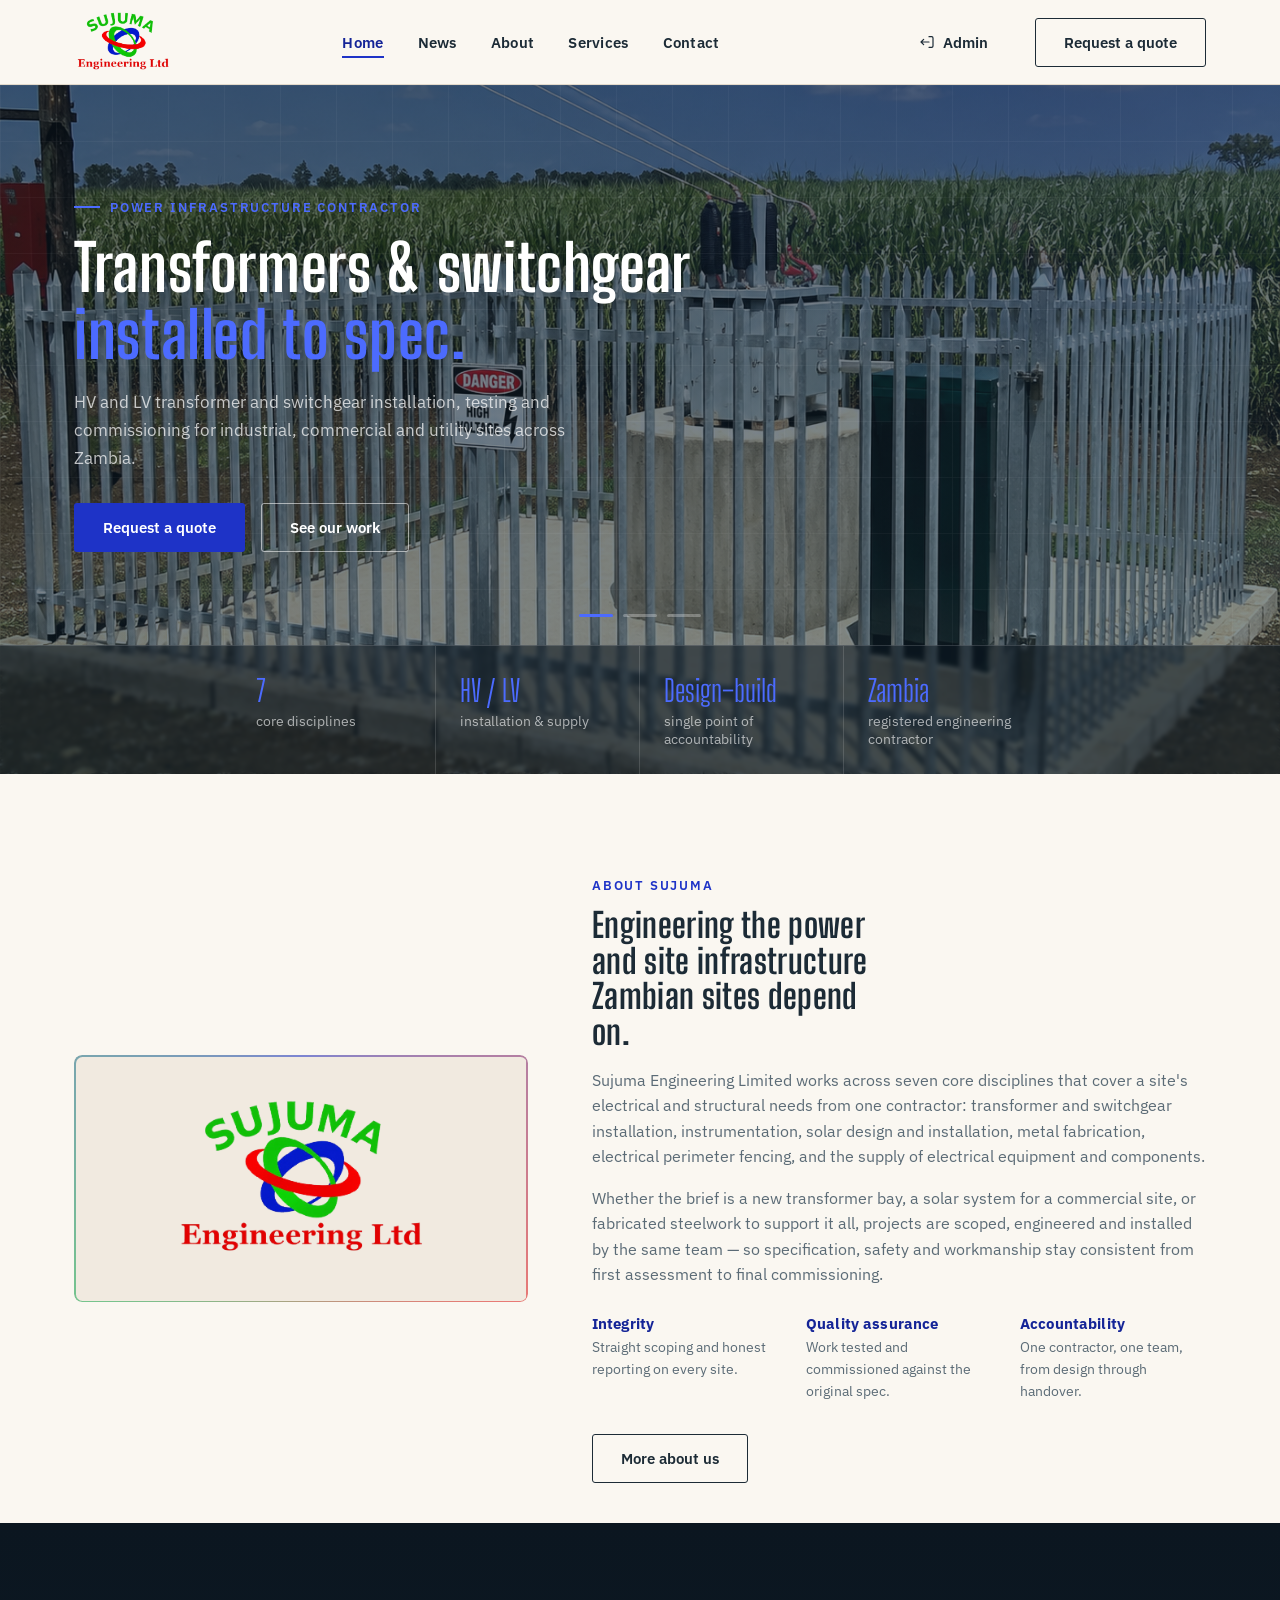
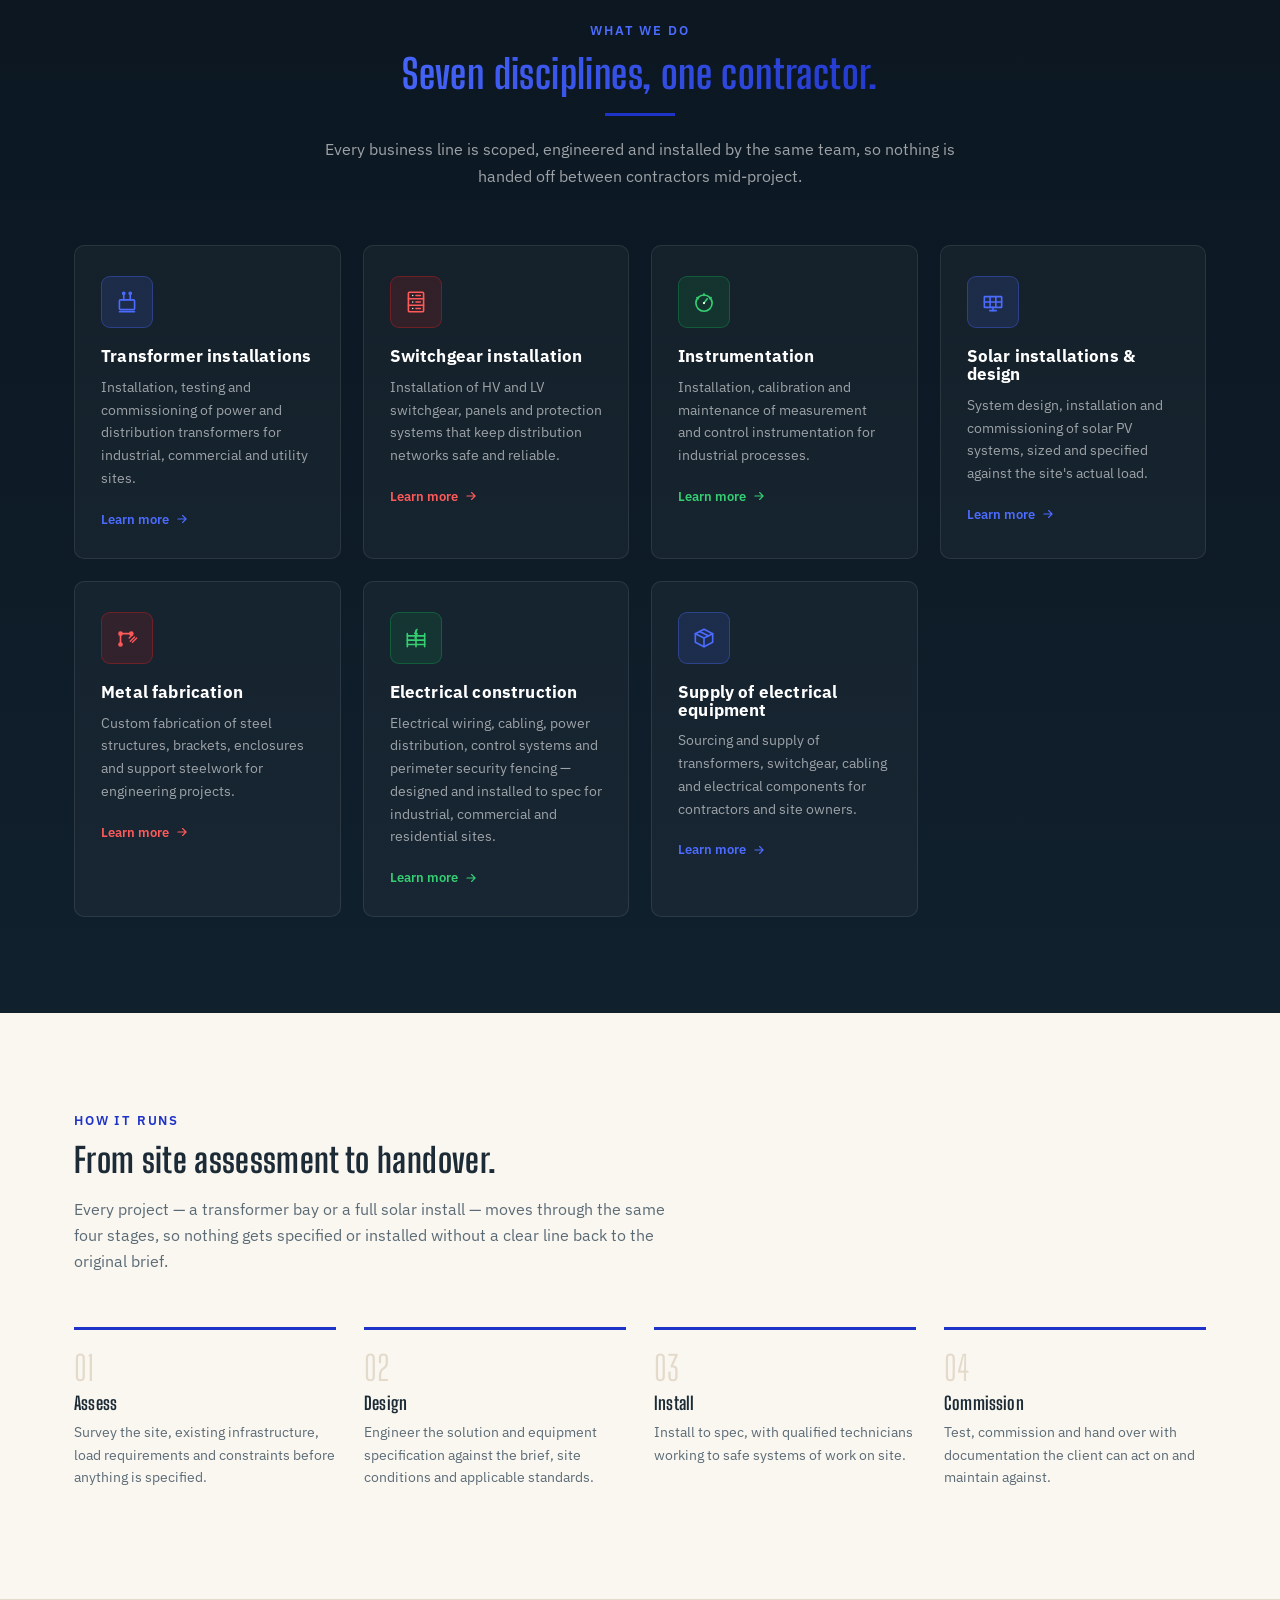
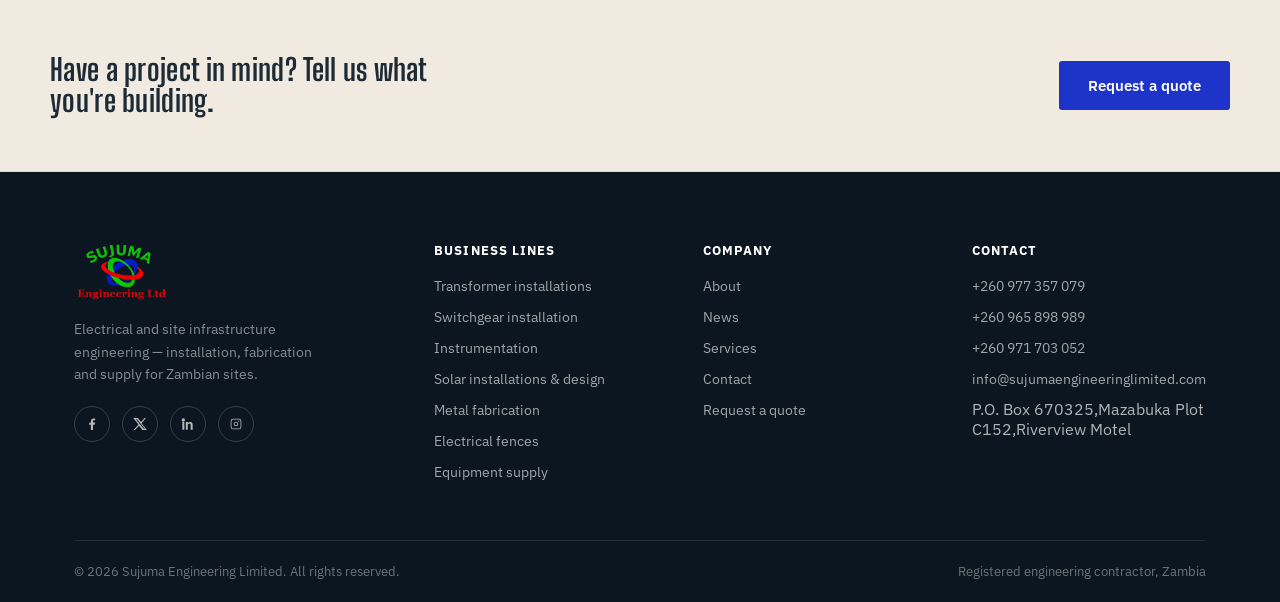
<file: index.html>
<!DOCTYPE html>
<html lang="en">
<head>
<meta charset="UTF-8" />
<meta name="viewport" content="width=device-width, initial-scale=1" />
<title>Sujuma Engineering Limited — Power Infrastructure, Fabrication &amp; Solar</title>
<meta name="description" content="Sujuma Engineering Limited delivers transformer installations, switchgear, instrumentation, solar design and installation, metal fabrication, electrical construction and equipment supply across Zambia." />
<link rel="icon" type="image/png" href="images/logo1.png" />
<link rel="stylesheet" href="css/style.css" />
</head>
<body>

<header class="site-header">
  <div class="container nav">
    <a href="index.html" class="logo">
      <img src="images/logo-black.png" alt="Sujuma Engineering Limited" />
    </a>
    <nav class="nav-links" id="nav-links">
      <a href="index.html" aria-current="page">Home</a>
      <a href="news.html">News</a>
      <a href="about.html">About</a>
      <a href="services.html">Services</a>
      <a href="contact.html">Contact</a>
    </nav>
    <div class="nav-cta">
      <a href="https://admin.sujumaengineeringlimited.com" class="btn btn-login" title="Staff sign in">
        <svg viewBox="0 0 24 24" fill="none" stroke="currentColor" stroke-width="1.8" stroke-linecap="round" stroke-linejoin="round" aria-hidden="true" width="16" height="16">
          <path d="M15 12H3M3 12l4-4M3 12l4 4"/>
          <path d="M15 4h4a2 2 0 0 1 2 2v12a2 2 0 0 1-2 2h-4"/>
        </svg>
        Admin
      </a>
      <a href="contact.html" class="btn btn-outline">Request a quote</a>
      <button class="nav-toggle" aria-label="Toggle menu" aria-expanded="false" id="nav-toggle">
        <span></span>
      </button>
    </div>
  </div>
</header>

<!-- ================= HERO — rotating slides on a dark banner ================= -->
<section class="hero">
  <div class="hero-bg" aria-hidden="true">
    <div class="hero-bg-img is-active hero-bg-img-1" style="background-image:url('images/generator1.png')"></div>
    <div class="hero-bg-img hero-bg-img-2" style="background-image:url('images/solar.jpg')"></div>
    <div class="hero-bg-img hero-bg-img-3" style="background-image:url('images/plant.jpg')"></div>
    <div class="hero-bg-img hero-bg-img-4" style="background-image:url('images/workers.png')"></div>
  </div>
  <div class="hero-grid-lines" aria-hidden="true"></div>
  <div class="hero-slider container">

    <div class="hero-slide is-active hero-slide--blue">
      <div class="hero-slide-inner">
        <span class="hero-eyebrow">Power infrastructure contractor</span>
        <h1>Transformers &amp; switchgear<br><span class="accent">installed to spec.</span></h1>
        <p>HV and LV transformer and switchgear installation, testing and commissioning for industrial, commercial and utility sites across Zambia.</p>
        <div class="hero-actions">
          <a href="contact.html" class="btn btn-copper">Request a quote</a>
          <a href="services.html#transformer-installations" class="btn btn-outline-light">See our work</a>
        </div>
      </div>
    </div>

    <div class="hero-slide hero-slide--green">
      <div class="hero-slide-inner">
        <span class="hero-eyebrow">Solar &amp; instrumentation</span>
        <h1>Solar systems sized<br><span class="accent">against real load.</span></h1>
        <p>System design, installation and commissioning of solar PV, plus calibration and maintenance of process instrumentation.</p>
        <div class="hero-actions">
          <a href="contact.html" class="btn btn-copper">Request a quote</a>
          <a href="services.html#solar-installations-design" class="btn btn-outline-light">Solar &amp; instrumentation</a>
        </div>
      </div>
    </div>

    <div class="hero-slide hero-slide--red">
      <div class="hero-slide-inner">
        <span class="hero-eyebrow">Fabrication, electrical construction &amp; supply</span>
        <h1>Steelwork, electrical construction<br><span class="accent">and equipment supply.</span></h1>
        <p>Custom metal fabrication, electrical construction, and sourcing of transformers, switchgear, cabling and components.</p>
        <div class="hero-actions">
          <a href="contact.html" class="btn btn-copper">Request a quote</a>
          <a href="services.html#metal-fabrication" class="btn btn-outline-light">See what we supply</a>
        </div>
      </div>
    </div>

    <div class="hero-dots">
      <div class="container-dots" id="hero-dots"></div>
    </div>
  </div>

  <dl class="hero-specs">
    <div class="container">
      <div class="hero-spec">
        <dt>7</dt>
        <dd>core disciplines</dd>
      </div>
      <div class="hero-spec">
        <dt>HV / LV</dt>
        <dd>installation &amp; supply</dd>
      </div>
      <div class="hero-spec">
        <dt>Design–build</dt>
        <dd>single point of accountability</dd>
      </div>
      <div class="hero-spec">
        <dt>Zambia</dt>
        <dd>registered engineering contractor</dd>
      </div>
    </div>
  </dl>
</section>

<!-- ================= INTRO / ABOUT SPLIT ================= -->
<section class="intro">
  <div class="container intro-grid">
    <div class="intro-media">
      <img src="images/logo1.png" alt="Sujuma Engineering Limited emblem" />
    </div>
    <div>
      <span class="eyebrow">About Sujuma</span>
      <h2>Engineering the power and site infrastructure Zambian sites depend on.</h2>
      <div class="intro-body">
        <p>Sujuma Engineering Limited works across seven core disciplines that cover a site's electrical and structural needs from one contractor: transformer and switchgear installation, instrumentation, solar design and installation, metal fabrication, electrical perimeter fencing, and the supply of electrical equipment and components.</p>
        <p>Whether the brief is a new transformer bay, a solar system for a commercial site, or fabricated steelwork to support it all, projects are scoped, engineered and installed by the same team — so specification, safety and workmanship stay consistent from first assessment to final commissioning.</p>
      </div>
      <div class="value-row">
        <div class="value-item">
          <h4>Integrity</h4>
          <p>Straight scoping and honest reporting on every site.</p>
        </div>
        <div class="value-item">
          <h4>Quality assurance</h4>
          <p>Work tested and commissioned against the original spec.</p>
        </div>
        <div class="value-item">
          <h4>Accountability</h4>
          <p>One contractor, one team, from design through handover.</p>
        </div>
      </div>
      <a href="about.html" class="btn btn-outline" style="margin-top:32px;">More about us</a>
    </div>
  </div>
</section>

<!-- ================= SERVICES — dark band, 7 disciplines ================= -->
<section class="services-dark section-pad" id="capabilities">
  <div class="container">
    <div class="services-head">
      <span class="eyebrow">What we do</span>
      <h2>Seven disciplines, one contractor.</h2>
      <p>Every business line is scoped, engineered and installed by the same team, so nothing is handed off between contractors mid-project.</p>
    </div>

    <div class="service-grid">

      <div class="service-card">
        <div class="service-icon">
          <svg viewBox="0 0 24 24" fill="none" stroke="currentColor" stroke-width="1.5" stroke-linecap="round" stroke-linejoin="round" aria-hidden="true">
            <rect x="5" y="10" width="14" height="9" rx="1"/>
            <line x1="9" y1="10" x2="9" y2="5"/>
            <line x1="15" y1="10" x2="15" y2="5"/>
            <circle cx="9" cy="4" r="1"/>
            <circle cx="15" cy="4" r="1"/>
            <line x1="5" y1="21" x2="19" y2="21"/>
          </svg>
        </div>
        <h3>Transformer installations</h3>
        <p>Installation, testing and commissioning of power and distribution transformers for industrial, commercial and utility sites.</p>
        <a href="services.html#transformer-installations" class="service-link">Learn more
          <svg viewBox="0 0 24 24" fill="none" stroke="currentColor" stroke-width="2" stroke-linecap="round"><path d="M5 12h14M13 6l6 6-6 6"/></svg>
        </a>
      </div>

      <div class="service-card">
        <div class="service-icon">
          <svg viewBox="0 0 24 24" fill="none" stroke="currentColor" stroke-width="1.5" stroke-linecap="round" stroke-linejoin="round" aria-hidden="true">
            <rect x="5" y="3" width="14" height="18" rx="1"/>
            <line x1="5" y1="9" x2="19" y2="9"/>
            <line x1="5" y1="15" x2="19" y2="15"/>
            <circle cx="9" cy="6" r="0.6" fill="currentColor" stroke="none"/>
            <circle cx="9" cy="12" r="0.6" fill="currentColor" stroke="none"/>
            <circle cx="9" cy="18" r="0.6" fill="currentColor" stroke="none"/>
            <line x1="12" y1="6" x2="16" y2="6"/>
            <line x1="12" y1="12" x2="16" y2="12"/>
            <line x1="12" y1="18" x2="16" y2="18"/>
          </svg>
        </div>
        <h3>Switchgear installation</h3>
        <p>Installation of HV and LV switchgear, panels and protection systems that keep distribution networks safe and reliable.</p>
        <a href="services.html#switchgear-installation" class="service-link">Learn more
          <svg viewBox="0 0 24 24" fill="none" stroke="currentColor" stroke-width="2" stroke-linecap="round"><path d="M5 12h14M13 6l6 6-6 6"/></svg>
        </a>
      </div>

      <div class="service-card">
        <div class="service-icon">
          <svg viewBox="0 0 24 24" fill="none" stroke="currentColor" stroke-width="1.5" stroke-linecap="round" stroke-linejoin="round" aria-hidden="true">
            <circle cx="12" cy="13" r="7.5"/>
            <line x1="12" y1="13" x2="15" y2="9"/>
            <circle cx="12" cy="13" r="1" fill="currentColor" stroke="none"/>
            <line x1="12" y1="4.5" x2="12" y2="6"/>
            <line x1="5.5" y1="8" x2="6.6" y2="9"/>
            <line x1="18.5" y1="8" x2="17.4" y2="9"/>
          </svg>
        </div>
        <h3>Instrumentation</h3>
        <p>Installation, calibration and maintenance of measurement and control instrumentation for industrial processes.</p>
        <a href="services.html#instrumentation" class="service-link">Learn more
          <svg viewBox="0 0 24 24" fill="none" stroke="currentColor" stroke-width="2" stroke-linecap="round"><path d="M5 12h14M13 6l6 6-6 6"/></svg>
        </a>
      </div>

      <div class="service-card">
        <div class="service-icon">
          <svg viewBox="0 0 24 24" fill="none" stroke="currentColor" stroke-width="1.5" stroke-linecap="round" stroke-linejoin="round" aria-hidden="true">
            <rect x="4" y="7" width="16" height="10" rx="0.5"/>
            <line x1="4" y1="12" x2="20" y2="12"/>
            <line x1="9.3" y1="7" x2="9.3" y2="17"/>
            <line x1="14.6" y1="7" x2="14.6" y2="17"/>
            <line x1="12" y1="17" x2="12" y2="20"/>
            <line x1="9" y1="20" x2="15" y2="20"/>
          </svg>
        </div>
        <h3>Solar installations &amp; design</h3>
        <p>System design, installation and commissioning of solar PV systems, sized and specified against the site's actual load.</p>
        <a href="services.html#solar-installations-design" class="service-link">Learn more
          <svg viewBox="0 0 24 24" fill="none" stroke="currentColor" stroke-width="2" stroke-linecap="round"><path d="M5 12h14M13 6l6 6-6 6"/></svg>
        </a>
      </div>

      <div class="service-card">
        <div class="service-icon">
          <svg viewBox="0 0 24 24" fill="none" stroke="currentColor" stroke-width="1.5" stroke-linecap="round" stroke-linejoin="round" aria-hidden="true">
            <path d="M6 18 L6 8 L16 8"/>
            <circle cx="6" cy="8" r="1.4"/>
            <circle cx="6" cy="18" r="1.4"/>
            <circle cx="16" cy="8" r="1.4"/>
            <path d="M15 15 L19 11 M17 16 L21 12 M14 12 L17 9" stroke-width="1.2"/>
          </svg>
        </div>
        <h3>Metal fabrication</h3>
        <p>Custom fabrication of steel structures, brackets, enclosures and support steelwork for engineering projects.</p>
        <a href="services.html#metal-fabrication" class="service-link">Learn more
          <svg viewBox="0 0 24 24" fill="none" stroke="currentColor" stroke-width="2" stroke-linecap="round"><path d="M5 12h14M13 6l6 6-6 6"/></svg>
        </a>
      </div>

      <div class="service-card">
        <div class="service-icon">
          <svg viewBox="0 0 24 24" fill="none" stroke="currentColor" stroke-width="1.5" stroke-linecap="round" stroke-linejoin="round" aria-hidden="true">
            <line x1="4" y1="8" x2="4" y2="20"/>
            <line x1="12" y1="5" x2="12" y2="20"/>
            <line x1="20" y1="8" x2="20" y2="20"/>
            <line x1="4" y1="10" x2="20" y2="10"/>
            <line x1="4" y1="14" x2="20" y2="14"/>
            <line x1="4" y1="18" x2="20" y2="18"/>
            <path d="M13 4 L10.8 8 H13.2 L11 12" stroke-width="1.3"/>
          </svg>
        </div>
        <h3>Electrical construction</h3>
        <p>Electrical wiring, cabling, power distribution, control systems and perimeter security fencing — designed and installed to spec for industrial, commercial and residential sites.</p>
        <a href="services.html#electrical-construction" class="service-link">Learn more
          <svg viewBox="0 0 24 24" fill="none" stroke="currentColor" stroke-width="2" stroke-linecap="round"><path d="M5 12h14M13 6l6 6-6 6"/></svg>
        </a>
      </div>

      <div class="service-card">
        <div class="service-icon">
          <svg viewBox="0 0 24 24" fill="none" stroke="currentColor" stroke-width="1.5" stroke-linecap="round" stroke-linejoin="round" aria-hidden="true">
            <path d="M4 8 L12 4 L20 8 L12 12 Z"/>
            <path d="M4 8 V16 L12 20 V12"/>
            <path d="M20 8 V16 L12 20"/>
            <line x1="8" y1="6" x2="16" y2="10"/>
          </svg>
        </div>
        <h3>Supply of electrical equipment</h3>
        <p>Sourcing and supply of transformers, switchgear, cabling and electrical components for contractors and site owners.</p>
        <a href="services.html#supply-of-equipment" class="service-link">Learn more
          <svg viewBox="0 0 24 24" fill="none" stroke="currentColor" stroke-width="2" stroke-linecap="round"><path d="M5 12h14M13 6l6 6-6 6"/></svg>
        </a>
      </div>

    </div>
  </div>
</section>

<!-- ================= PROCESS ================= -->
<section class="process section-pad">
  <div class="container">
    <div class="process-head">
      <span class="eyebrow">How it runs</span>
      <h2>From site assessment to handover.</h2>
      <p>Every project — a transformer bay or a full solar install — moves through the same four stages, so nothing gets specified or installed without a clear line back to the original brief.</p>
    </div>
    <div class="process-steps">
      <div class="process-step">
        <span class="step-num">01</span>
        <h3>Assess</h3>
        <p>Survey the site, existing infrastructure, load requirements and constraints before anything is specified.</p>
      </div>
      <div class="process-step">
        <span class="step-num">02</span>
        <h3>Design</h3>
        <p>Engineer the solution and equipment specification against the brief, site conditions and applicable standards.</p>
      </div>
      <div class="process-step">
        <span class="step-num">03</span>
        <h3>Install</h3>
        <p>Install to spec, with qualified technicians working to safe systems of work on site.</p>
      </div>
      <div class="process-step">
        <span class="step-num">04</span>
        <h3>Commission</h3>
        <p>Test, commission and hand over with documentation the client can act on and maintain against.</p>
      </div>
    </div>
  </div>
</section>

<!-- ================= CTA BAND ================= -->
<section class="cta-band">
  <div class="container cta-inner">
    <h2>Have a project in mind? Tell us what you're building.</h2>
    <a href="contact.html" class="btn btn-copper">Request a quote</a>
  </div>
</section>

<!-- ================= FOOTER ================= -->
<footer class="site-footer">
  <div class="container">
    <div class="footer-grid">
      <div class="footer-brand">
        <a href="index.html" class="logo">
          <img src="images/logo-white.png" alt="Sujuma Engineering Limited" />
        </a>
        <p>Electrical and site infrastructure engineering — installation, fabrication and supply for Zambian sites.</p>
        <div class="footer-social">
          <a href="#" aria-label="Facebook">
            <svg viewBox="0 0 24 24" fill="currentColor"><path d="M13.5 21v-8h2.7l.4-3.1h-3.1V8c0-.9.25-1.5 1.55-1.5H16.7V3.7c-.28-.04-1.25-.12-2.36-.12-2.34 0-3.94 1.43-3.94 4.04V10H7.7v3.1h2.7V21h3.1z"/></svg>
          </a>
          <a href="#" aria-label="Twitter / X">
            <svg viewBox="0 0 24 24" fill="currentColor"><path d="M18.9 3H21l-6.8 7.8L22.3 21h-6.6l-5.2-6.4L4.5 21H2.4l7.3-8.4L2 3h6.8l4.7 5.9L18.9 3zm-1.2 16h1.7L7.4 4.9H5.6L17.7 19z"/></svg>
          </a>
          <a href="#" aria-label="LinkedIn">
            <svg viewBox="0 0 24 24" fill="currentColor"><path d="M4.98 3.5a2.5 2.5 0 11-.02 5 2.5 2.5 0 01.02-5zM3.5 9h3v11.5h-3V9zm6 0h2.9v1.6h.04c.4-.76 1.4-1.6 2.9-1.6 3.1 0 3.66 2.05 3.66 4.7v6.8h-3v-6c0-1.44-.03-3.3-2-3.3-2 0-2.3 1.57-2.3 3.2v6.1h-3V9z"/></svg>
          </a>
          <a href="#" aria-label="Instagram">
            <svg viewBox="0 0 24 24" fill="currentColor"><path d="M12 8.6a3.4 3.4 0 100 6.8 3.4 3.4 0 000-6.8zm0 5.6a2.2 2.2 0 110-4.4 2.2 2.2 0 010 4.4zM16.5 4h-9A3.5 3.5 0 004 7.5v9A3.5 3.5 0 007.5 20h9a3.5 3.5 0 003.5-3.5v-9A3.5 3.5 0 0016.5 4zm2.3 12.5a2.3 2.3 0 01-2.3 2.3h-9a2.3 2.3 0 01-2.3-2.3v-9A2.3 2.3 0 017.5 5.2h9a2.3 2.3 0 012.3 2.3v9zM17.1 7.6a.9.9 0 11-1.8 0 .9.9 0 011.8 0z"/></svg>
          </a>
        </div>
      </div>
      <div class="footer-col">
        <h4>Business lines</h4>
        <ul>
          <li><a href="services.html#transformer-installations">Transformer installations</a></li>
          <li><a href="services.html#switchgear-installation">Switchgear installation</a></li>
          <li><a href="services.html#instrumentation">Instrumentation</a></li>
          <li><a href="services.html#solar-installations-design">Solar installations &amp; design</a></li>
          <li><a href="services.html#metal-fabrication">Metal fabrication</a></li>
          <li><a href="services.html#electrical-fences">Electrical fences</a></li>
          <li><a href="services.html#supply-of-equipment">Equipment supply</a></li>
        </ul>
      </div>
      <div class="footer-col">
        <h4>Company</h4>
        <ul>
          <li><a href="about.html">About</a></li>
          <li><a href="news.html">News</a></li>
          <li><a href="services.html">Services</a></li>
          <li><a href="contact.html">Contact</a></li>
          <li><a href="contact.html#quote">Request a quote</a></li>
        </ul>
      </div>
      <div class="footer-col">
        <h4>Contact</h4>
        <ul>
          <li><a href="tel:+260977357079">+260 977 357 079</a></li>
          <li><a href="tel:+260965898989">+260 965 898 989</a></li>
          <li><a href="tel:+260971703052">+260 971 703 052</a></li>
          <li><a href="mailto:info@sujumaengineeringlimited.com">info@sujumaengineeringlimited.com</a></li>
          <li>P.O. Box 670325,Mazabuka Plot C152,Riverview Motel</li>
        </ul>
      </div>
    </div>
    <div class="footer-bottom">
      <span>© <span data-year>2026</span> Sujuma Engineering Limited. All rights reserved.</span>
      <span>Registered engineering contractor, Zambia</span>
    </div>
  </div>
</footer>

<script src="js/main.js"></script>
</body>
</html>
</file>
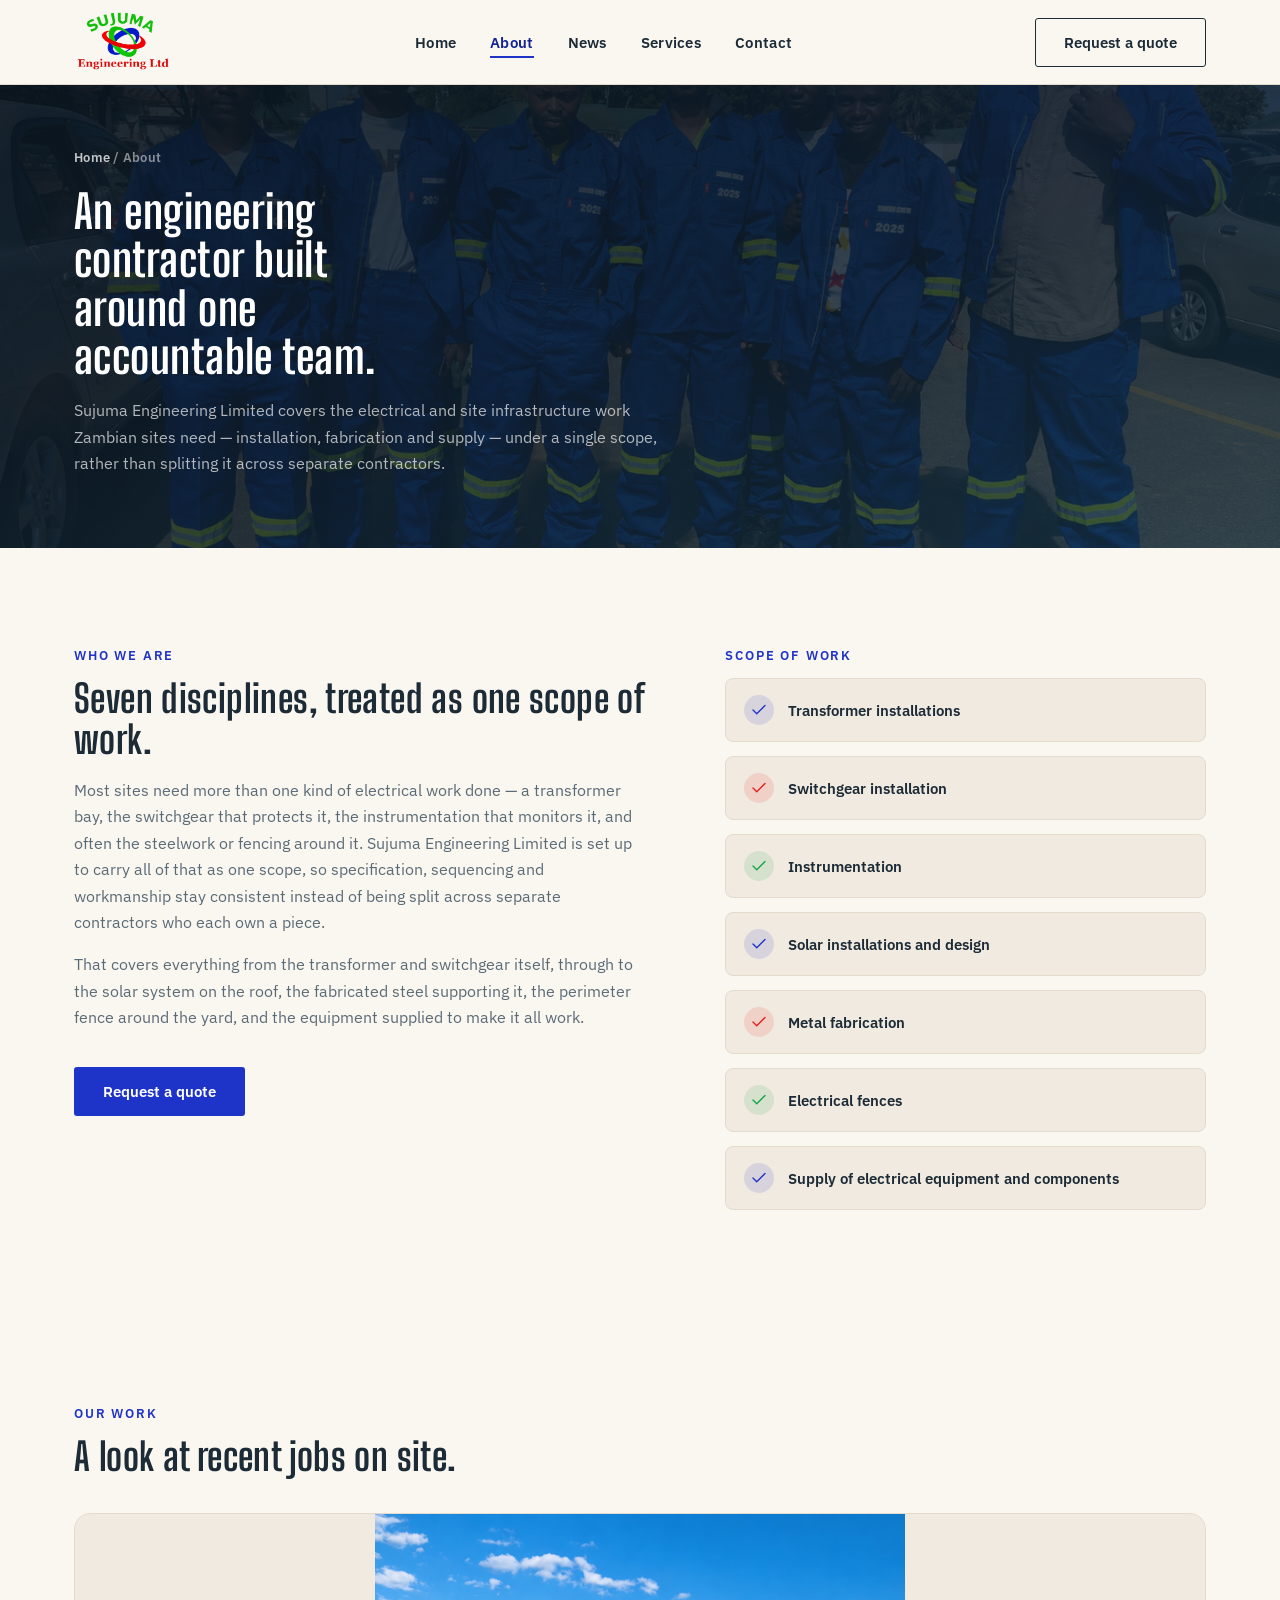
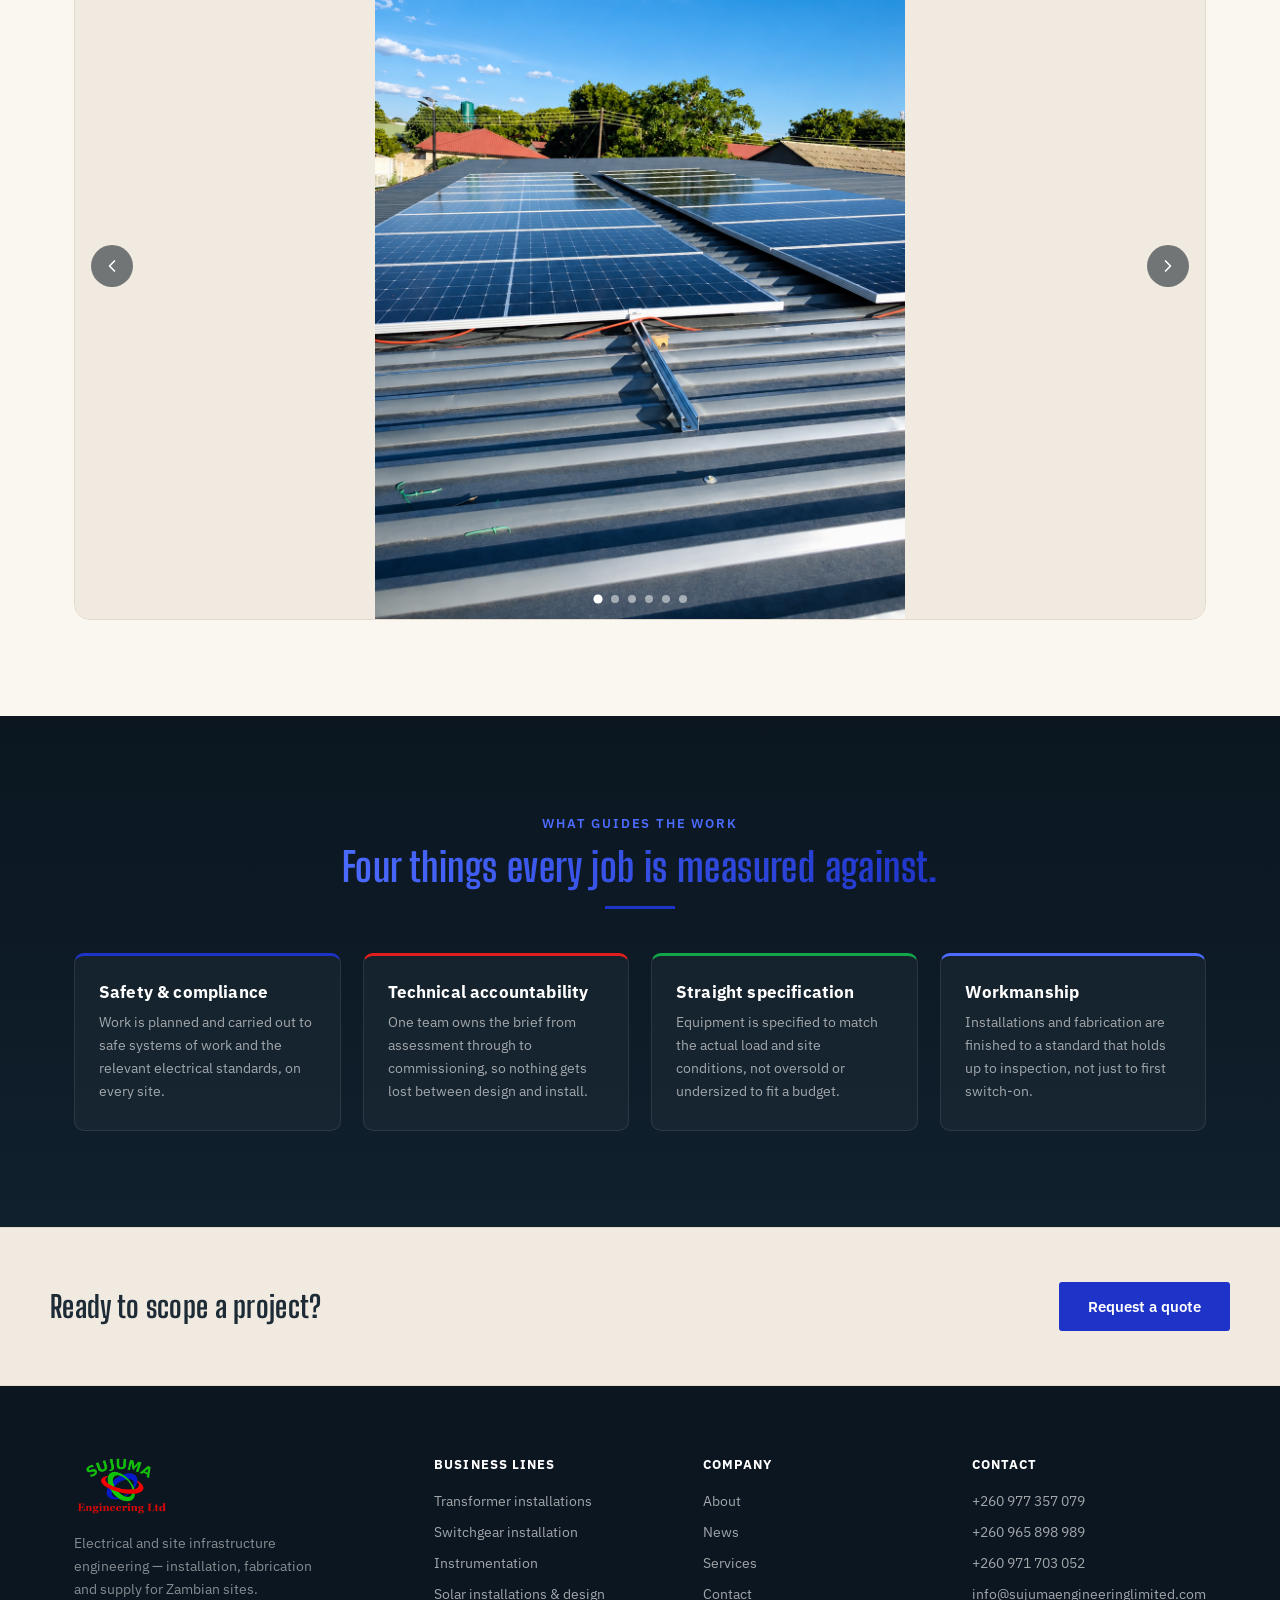
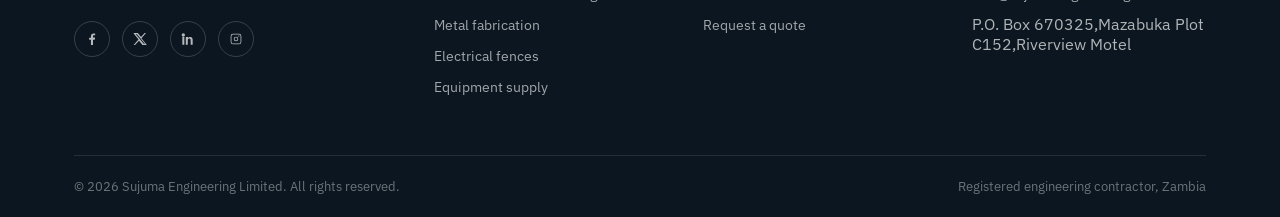
<file: about.html>
<!DOCTYPE html>
<html lang="en">
<head>
<meta charset="UTF-8" />
<meta name="viewport" content="width=device-width, initial-scale=1" />
<title>About — Sujuma Engineering Limited</title>
<meta name="description" content="Sujuma Engineering Limited is a Zambian engineering contractor covering transformer installation, switchgear, instrumentation, solar, fabrication, electrical fencing and equipment supply." />
<link rel="icon" type="image/png" href="images/logo1.png" />
<link rel="stylesheet" href="css/style.css" />
</head>
<body>

<header class="site-header">
  <div class="container nav">
    <a href="index.html" class="logo">
      <img src="images/logo-black.png" alt="Sujuma Engineering Limited" />
    </a>
    <nav class="nav-links" id="nav-links">
      <a href="index.html">Home</a>
      <a href="about.html" aria-current="page">About</a>
      <a href="news.html">News</a>
      <a href="services.html">Services</a>
      <a href="contact.html">Contact</a>
    </nav>
    <div class="nav-cta">
      <a href="contact.html" class="btn btn-outline">Request a quote</a>
      <button class="nav-toggle" aria-label="Toggle menu" aria-expanded="false" id="nav-toggle">
        <span></span>
      </button>
    </div>
  </div>
</header>

<!-- ================= PAGE HERO ================= -->
<section class="page-hero page-hero--photo">
  <div class="container">
    <div class="breadcrumb"><a href="index.html">Home</a> / About</div>
    <h1>An engineering contractor built around one accountable team.</h1>
    <p>Sujuma Engineering Limited covers the electrical and site infrastructure work Zambian sites need — installation, fabrication and supply — under a single scope, rather than splitting it across separate contractors.</p>
  </div>
</section>

<!-- ================= WHO WE ARE / SCOPE ================= -->
<section class="section-pad">
  <div class="container split">
    <div>
      <span class="eyebrow">Who we are</span>
      <h2 style="font-size:clamp(1.9rem,3vw,2.4rem); color:var(--ink); margin-bottom:18px;">Seven disciplines, treated as one scope of work.</h2>
      <p style="max-width:56ch;">Most sites need more than one kind of electrical work done — a transformer bay, the switchgear that protects it, the instrumentation that monitors it, and often the steelwork or fencing around it. Sujuma Engineering Limited is set up to carry all of that as one scope, so specification, sequencing and workmanship stay consistent instead of being split across separate contractors who each own a piece.</p>
      <p style="max-width:56ch;">That covers everything from the transformer and switchgear itself, through to the solar system on the roof, the fabricated steel supporting it, the perimeter fence around the yard, and the equipment supplied to make it all work.</p>
      <a href="contact.html" class="btn btn-copper" style="margin-top:20px;">Request a quote</a>
    </div>
    <div>
      <span class="eyebrow">Scope of work</span>
      <ul class="scope-list">
        <li>
          <svg viewBox="0 0 24 24" fill="none" stroke="currentColor" stroke-width="1.8" stroke-linecap="round" stroke-linejoin="round" aria-hidden="true"><path d="M20 6 L9 17 L4 12"/></svg>
          Transformer installations
        </li>
        <li>
          <svg viewBox="0 0 24 24" fill="none" stroke="currentColor" stroke-width="1.8" stroke-linecap="round" stroke-linejoin="round" aria-hidden="true"><path d="M20 6 L9 17 L4 12"/></svg>
          Switchgear installation
        </li>
        <li>
          <svg viewBox="0 0 24 24" fill="none" stroke="currentColor" stroke-width="1.8" stroke-linecap="round" stroke-linejoin="round" aria-hidden="true"><path d="M20 6 L9 17 L4 12"/></svg>
          Instrumentation
        </li>
        <li>
          <svg viewBox="0 0 24 24" fill="none" stroke="currentColor" stroke-width="1.8" stroke-linecap="round" stroke-linejoin="round" aria-hidden="true"><path d="M20 6 L9 17 L4 12"/></svg>
          Solar installations and design
        </li>
        <li>
          <svg viewBox="0 0 24 24" fill="none" stroke="currentColor" stroke-width="1.8" stroke-linecap="round" stroke-linejoin="round" aria-hidden="true"><path d="M20 6 L9 17 L4 12"/></svg>
          Metal fabrication
        </li>
        <li>
          <svg viewBox="0 0 24 24" fill="none" stroke="currentColor" stroke-width="1.8" stroke-linecap="round" stroke-linejoin="round" aria-hidden="true"><path d="M20 6 L9 17 L4 12"/></svg>
          Electrical fences
        </li>
        <li>
          <svg viewBox="0 0 24 24" fill="none" stroke="currentColor" stroke-width="1.8" stroke-linecap="round" stroke-linejoin="round" aria-hidden="true"><path d="M20 6 L9 17 L4 12"/></svg>
          Supply of electrical equipment and components
        </li>
      </ul>
    </div>
  </div>
</section>

<!-- ================= OUR WORK — slideshow ================= -->
<section class="section-pad">
  <div class="container">
    <div style="margin-bottom:36px;">
      <span class="eyebrow">Our work</span>
      <h2 style="font-size:clamp(1.9rem,3vw,2.4rem); color:var(--ink);">A look at recent jobs on site.</h2>
    </div>
    <div class="work-slider" id="work-slider">
      <div class="work-slide is-active"><img src="images/work1.jpeg" alt="Sujuma Engineering site work — photo 1" /></div>
      <div class="work-slide"><img src="images/work2.jpeg" alt="Sujuma Engineering site work — photo 2" /></div>
      <div class="work-slide"><img src="images/work3.jpeg" alt="Sujuma Engineering site work — photo 3" /></div>
      <div class="work-slide"><img src="images/work4.jpeg" alt="Sujuma Engineering site work — photo 4" /></div>
      <div class="work-slide"><img src="images/work5.jpeg" alt="Sujuma Engineering site work — photo 5" /></div>
      <div class="work-slide"><img src="images/work6.jpeg" alt="Sujuma Engineering site work — photo 6" /></div>

      <button class="work-slider-arrow work-slider-prev" id="work-prev" aria-label="Previous photo">
        <svg viewBox="0 0 24 24" fill="none" stroke="currentColor" stroke-width="2" stroke-linecap="round" stroke-linejoin="round"><path d="M15 6l-6 6 6 6"/></svg>
      </button>
      <button class="work-slider-arrow work-slider-next" id="work-next" aria-label="Next photo">
        <svg viewBox="0 0 24 24" fill="none" stroke="currentColor" stroke-width="2" stroke-linecap="round" stroke-linejoin="round"><path d="M9 6l6 6-6 6"/></svg>
      </button>

      <div class="work-slider-dots" id="work-slider-dots"></div>
    </div>
  </div>
</section>

<script>
(function () {
  var slides = document.querySelectorAll(".work-slide");
  var dotsEl = document.getElementById("work-slider-dots");
  if (!slides.length || !dotsEl) return;

  var index = 0;
  var rotationMs = 5000;
  var timer = null;
  var dots = [];

  function show(i) {
    slides.forEach(function (slide, n) { slide.classList.toggle("is-active", n === i); });
    dots.forEach(function (dot, n) { dot.classList.toggle("is-active", n === i); });
    index = i;
  }

  function next() { show((index + 1) % slides.length); }
  function prev() { show((index - 1 + slides.length) % slides.length); }

  function restartTimer() {
    if (timer) clearInterval(timer);
    timer = setInterval(next, rotationMs);
  }

  slides.forEach(function (_, i) {
    var dot = document.createElement("button");
    dot.className = "work-dot" + (i === 0 ? " is-active" : "");
    dot.setAttribute("aria-label", "Photo " + (i + 1));
    dot.addEventListener("click", function () { show(i); restartTimer(); });
    dotsEl.appendChild(dot);
    dots.push(dot);
  });

  var prevBtn = document.getElementById("work-prev");
  var nextBtn = document.getElementById("work-next");
  if (prevBtn) prevBtn.addEventListener("click", function () { prev(); restartTimer(); });
  if (nextBtn) nextBtn.addEventListener("click", function () { next(); restartTimer(); });

  restartTimer();
})();
</script>

<!-- ================= VALUES — dark band ================= -->
<section class="services-dark section-pad">
  <div class="container">
    <div class="services-head" style="margin-bottom:44px;">
      <span class="eyebrow">What guides the work</span>
      <h2>Four things every job is measured against.</h2>
    </div>
    <div class="values-grid">
      <div class="value-card">
        <h3>Safety &amp; compliance</h3>
        <p>Work is planned and carried out to safe systems of work and the relevant electrical standards, on every site.</p>
      </div>
      <div class="value-card">
        <h3>Technical accountability</h3>
        <p>One team owns the brief from assessment through to commissioning, so nothing gets lost between design and install.</p>
      </div>
      <div class="value-card">
        <h3>Straight specification</h3>
        <p>Equipment is specified to match the actual load and site conditions, not oversold or undersized to fit a budget.</p>
      </div>
      <div class="value-card">
        <h3>Workmanship</h3>
        <p>Installations and fabrication are finished to a standard that holds up to inspection, not just to first switch-on.</p>
      </div>
    </div>
  </div>
</section>

<!-- ================= CTA BAND ================= -->
<section class="cta-band">
  <div class="container cta-inner">
    <h2>Ready to scope a project?</h2>
    <a href="contact.html" class="btn btn-copper">Request a quote</a>
  </div>
</section>

<!-- ================= FOOTER ================= -->
<footer class="site-footer">
  <div class="container">
    <div class="footer-grid">
      <div class="footer-brand">
        <a href="index.html" class="logo">
          <img src="images/logo-white.png" alt="Sujuma Engineering Limited" />
        </a>
        <p>Electrical and site infrastructure engineering — installation, fabrication and supply for Zambian sites.</p>
        <div class="footer-social">
          <a href="#" aria-label="Facebook">
            <svg viewBox="0 0 24 24" fill="currentColor"><path d="M13.5 21v-8h2.7l.4-3.1h-3.1V8c0-.9.25-1.5 1.55-1.5H16.7V3.7c-.28-.04-1.25-.12-2.36-.12-2.34 0-3.94 1.43-3.94 4.04V10H7.7v3.1h2.7V21h3.1z"/></svg>
          </a>
          <a href="#" aria-label="Twitter / X">
            <svg viewBox="0 0 24 24" fill="currentColor"><path d="M18.9 3H21l-6.8 7.8L22.3 21h-6.6l-5.2-6.4L4.5 21H2.4l7.3-8.4L2 3h6.8l4.7 5.9L18.9 3zm-1.2 16h1.7L7.4 4.9H5.6L17.7 19z"/></svg>
          </a>
          <a href="#" aria-label="LinkedIn">
            <svg viewBox="0 0 24 24" fill="currentColor"><path d="M4.98 3.5a2.5 2.5 0 11-.02 5 2.5 2.5 0 01.02-5zM3.5 9h3v11.5h-3V9zm6 0h2.9v1.6h.04c.4-.76 1.4-1.6 2.9-1.6 3.1 0 3.66 2.05 3.66 4.7v6.8h-3v-6c0-1.44-.03-3.3-2-3.3-2 0-2.3 1.57-2.3 3.2v6.1h-3V9z"/></svg>
          </a>
          <a href="#" aria-label="Instagram">
            <svg viewBox="0 0 24 24" fill="currentColor"><path d="M12 8.6a3.4 3.4 0 100 6.8 3.4 3.4 0 000-6.8zm0 5.6a2.2 2.2 0 110-4.4 2.2 2.2 0 010 4.4zM16.5 4h-9A3.5 3.5 0 004 7.5v9A3.5 3.5 0 007.5 20h9a3.5 3.5 0 003.5-3.5v-9A3.5 3.5 0 0016.5 4zm2.3 12.5a2.3 2.3 0 01-2.3 2.3h-9a2.3 2.3 0 01-2.3-2.3v-9A2.3 2.3 0 017.5 5.2h9a2.3 2.3 0 012.3 2.3v9zM17.1 7.6a.9.9 0 11-1.8 0 .9.9 0 011.8 0z"/></svg>
          </a>
        </div>
      </div>
      <div class="footer-col">
        <h4>Business lines</h4>
        <ul>
          <li><a href="services.html#transformer-installations">Transformer installations</a></li>
          <li><a href="services.html#switchgear-installation">Switchgear installation</a></li>
          <li><a href="services.html#instrumentation">Instrumentation</a></li>
          <li><a href="services.html#solar-installations-design">Solar installations &amp; design</a></li>
          <li><a href="services.html#metal-fabrication">Metal fabrication</a></li>
          <li><a href="services.html#electrical-fences">Electrical fences</a></li>
          <li><a href="services.html#supply-of-equipment">Equipment supply</a></li>
        </ul>
      </div>
      <div class="footer-col">
        <h4>Company</h4>
        <ul>
          <li><a href="about.html">About</a></li>
          <li><a href="news.html">News</a></li>
          <li><a href="services.html">Services</a></li>
          <li><a href="contact.html">Contact</a></li>
          <li><a href="contact.html#quote">Request a quote</a></li>
        </ul>
      </div>
      <div class="footer-col">
        <h4>Contact</h4>
        <ul>
          <li><a href="tel:+260977357079">+260 977 357 079</a></li>
          <li><a href="tel:+260965898989">+260 965 898 989</a></li>
          <li><a href="tel:+260971703052">+260 971 703 052</a></li>
          <li><a href="mailto:info@sujumaengineeringlimited.com">info@sujumaengineeringlimited.com</a></li>
          <li>P.O. Box 670325,Mazabuka Plot C152,Riverview Motel</li>
        </ul>
      </div>
    </div>
    <div class="footer-bottom">
      <span>© <span data-year>2026</span> Sujuma Engineering Limited. All rights reserved.</span>
      <span>Registered engineering contractor, Zambia</span>
    </div>
  </div>
</footer>

<script src="js/main.js"></script>
</body>
</html>
</file>
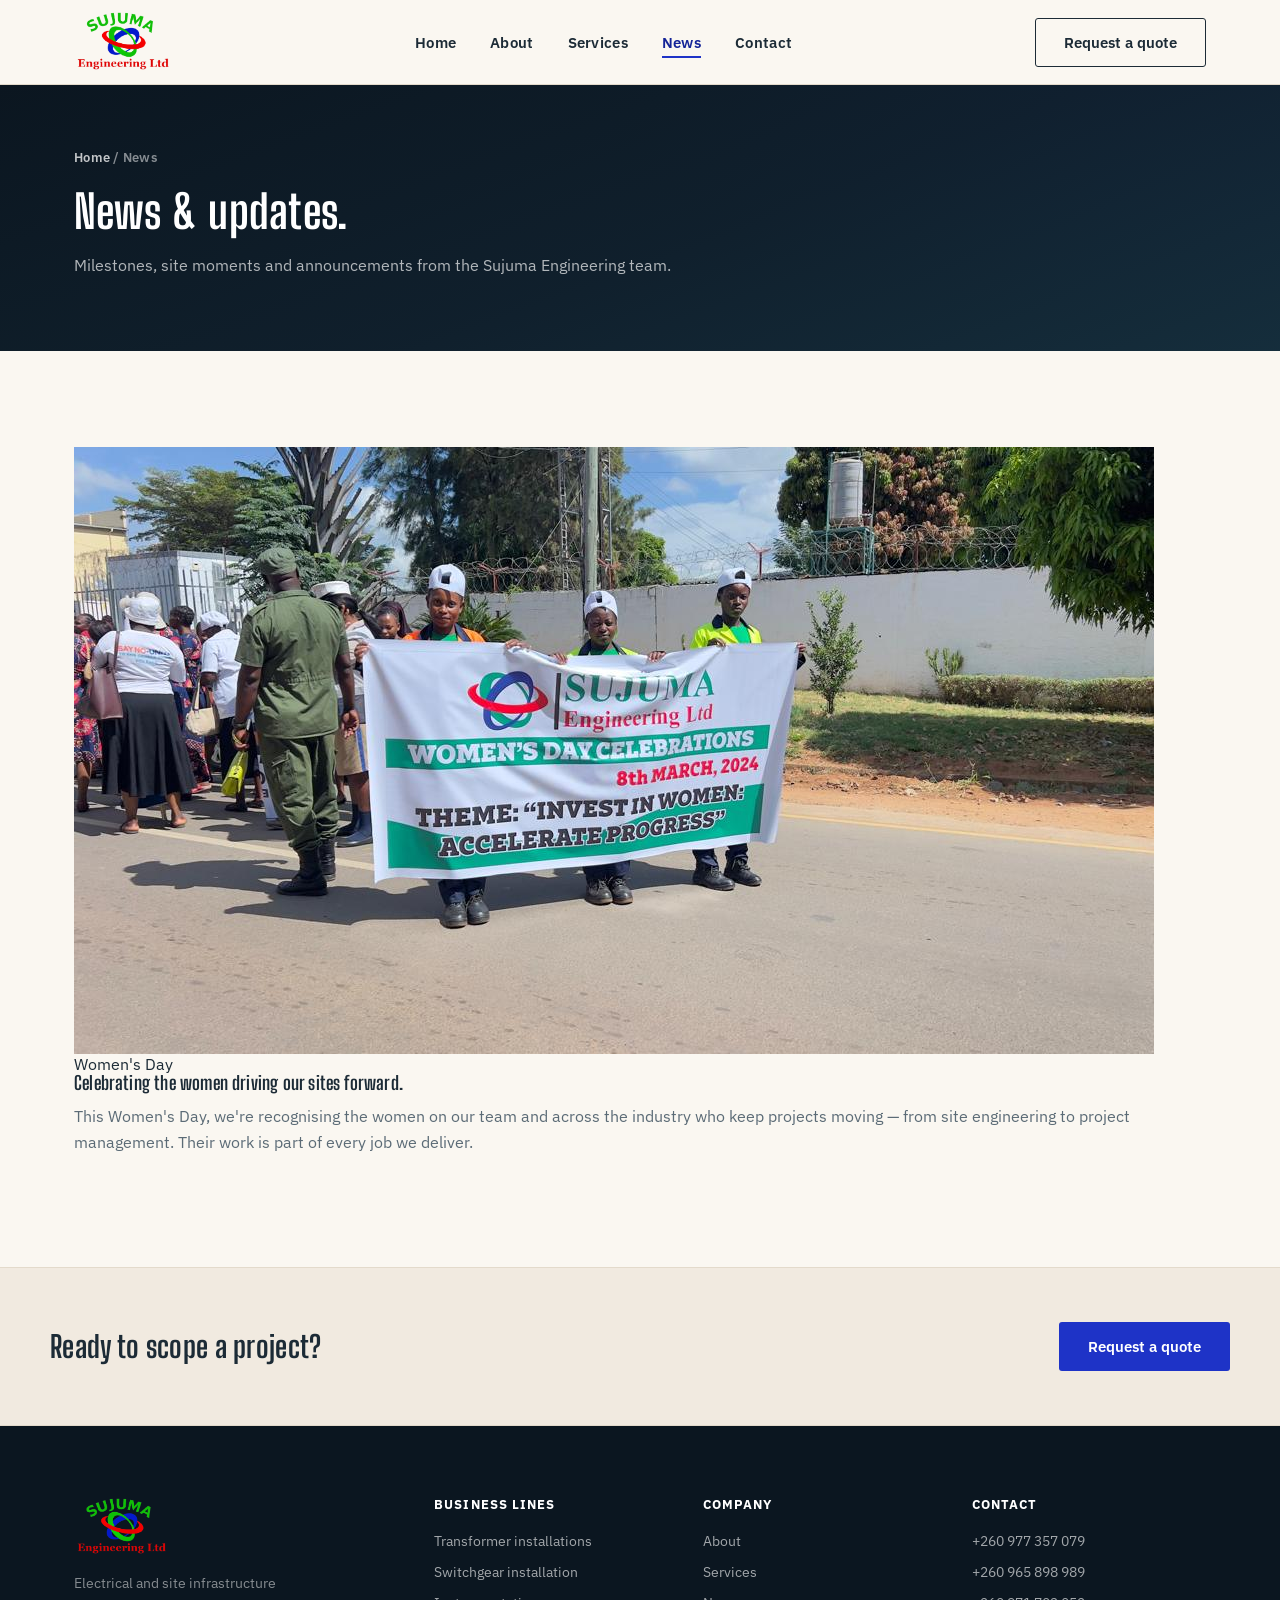
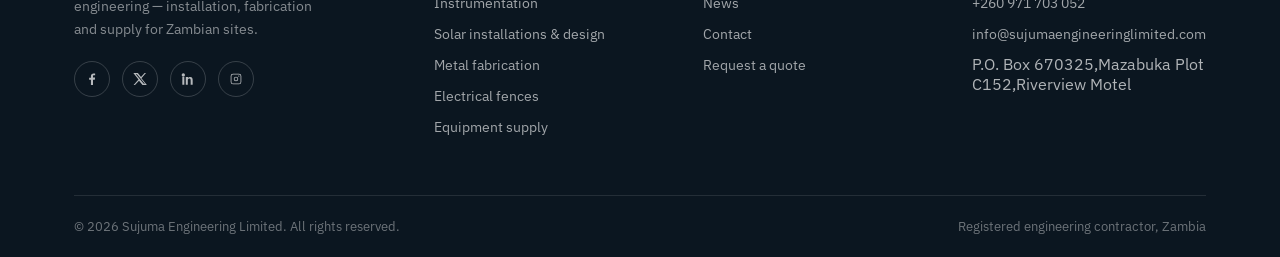
<file: news.html>
<!DOCTYPE html>
<html lang="en">
<head>
<meta charset="UTF-8" />
<meta name="viewport" content="width=device-width, initial-scale=1" />
<title>News — Sujuma Engineering Limited</title>
<meta name="description" content="Updates, milestones and news from Sujuma Engineering Limited." />
<link rel="icon" type="image/png" href="images/logo1.png" />
<link rel="stylesheet" href="css/style.css" />
</head>
<body>

<header class="site-header">
  <div class="container nav">
    <a href="index.html" class="logo">
      <img src="images/logo-black.png" alt="Sujuma Engineering Limited" />
    </a>
    <nav class="nav-links" id="nav-links">
      <a href="index.html">Home</a>
      <a href="about.html">About</a>
      <a href="services.html">Services</a>
      <a href="news.html" aria-current="page">News</a>
      <a href="contact.html">Contact</a>
    </nav>
    <div class="nav-cta">
      <a href="contact.html" class="btn btn-outline">Request a quote</a>
      <button class="nav-toggle" aria-label="Toggle menu" aria-expanded="false" id="nav-toggle">
        <span></span>
      </button>
    </div>
  </div>
</header>

<!-- ================= PAGE HERO ================= -->
<section class="page-hero">
  <div class="container">
    <div class="breadcrumb"><a href="index.html">Home</a> / News</div>
    <h1>News &amp; updates.</h1>
    <p>Milestones, site moments and announcements from the Sujuma Engineering team.</p>
  </div>
</section>

<!-- ================= NEWS GRID ================= -->
<section class="section-pad">
  <div class="container">
    <div class="news-grid">

      <article class="news-card">
        <div class="news-card-media">
          <img src="images/womensday.jpeg" alt="Sujuma Engineering Limited celebrating Women's Day" />
        </div>
        <div class="news-card-body">
          <span class="news-card-date">Women's Day</span>
          <h3>Celebrating the women driving our sites forward.</h3>
          <p>This Women's Day, we're recognising the women on our team and across the industry who keep projects moving — from site engineering to project management. Their work is part of every job we deliver.</p>
        </div>
      </article>

    </div>
  </div>
</section>

<!-- ================= CTA BAND ================= -->
<section class="cta-band">
  <div class="container cta-inner">
    <h2>Ready to scope a project?</h2>
    <a href="contact.html" class="btn btn-copper">Request a quote</a>
  </div>
</section>

<!-- ================= FOOTER ================= -->
<footer class="site-footer">
  <div class="container">
    <div class="footer-grid">
      <div class="footer-brand">
        <a href="index.html" class="logo">
          <img src="images/logo-white.png" alt="Sujuma Engineering Limited" />
        </a>
        <p>Electrical and site infrastructure engineering — installation, fabrication and supply for Zambian sites.</p>
        <div class="footer-social">
          <a href="#" aria-label="Facebook">
            <svg viewBox="0 0 24 24" fill="currentColor"><path d="M13.5 21v-8h2.7l.4-3.1h-3.1V8c0-.9.25-1.5 1.55-1.5H16.7V3.7c-.28-.04-1.25-.12-2.36-.12-2.34 0-3.94 1.43-3.94 4.04V10H7.7v3.1h2.7V21h3.1z"/></svg>
          </a>
          <a href="#" aria-label="Twitter / X">
            <svg viewBox="0 0 24 24" fill="currentColor"><path d="M18.9 3H21l-6.8 7.8L22.3 21h-6.6l-5.2-6.4L4.5 21H2.4l7.3-8.4L2 3h6.8l4.7 5.9L18.9 3zm-1.2 16h1.7L7.4 4.9H5.6L17.7 19z"/></svg>
          </a>
          <a href="#" aria-label="LinkedIn">
            <svg viewBox="0 0 24 24" fill="currentColor"><path d="M4.98 3.5a2.5 2.5 0 11-.02 5 2.5 2.5 0 01.02-5zM3.5 9h3v11.5h-3V9zm6 0h2.9v1.6h.04c.4-.76 1.4-1.6 2.9-1.6 3.1 0 3.66 2.05 3.66 4.7v6.8h-3v-6c0-1.44-.03-3.3-2-3.3-2 0-2.3 1.57-2.3 3.2v6.1h-3V9z"/></svg>
          </a>
          <a href="#" aria-label="Instagram">
            <svg viewBox="0 0 24 24" fill="currentColor"><path d="M12 8.6a3.4 3.4 0 100 6.8 3.4 3.4 0 000-6.8zm0 5.6a2.2 2.2 0 110-4.4 2.2 2.2 0 010 4.4zM16.5 4h-9A3.5 3.5 0 004 7.5v9A3.5 3.5 0 007.5 20h9a3.5 3.5 0 003.5-3.5v-9A3.5 3.5 0 0016.5 4zm2.3 12.5a2.3 2.3 0 01-2.3 2.3h-9a2.3 2.3 0 01-2.3-2.3v-9A2.3 2.3 0 017.5 5.2h9a2.3 2.3 0 012.3 2.3v9zM17.1 7.6a.9.9 0 11-1.8 0 .9.9 0 011.8 0z"/></svg>
          </a>
        </div>
      </div>
      <div class="footer-col">
        <h4>Business lines</h4>
        <ul>
          <li><a href="services.html#transformer-installations">Transformer installations</a></li>
          <li><a href="services.html#switchgear-installation">Switchgear installation</a></li>
          <li><a href="services.html#instrumentation">Instrumentation</a></li>
          <li><a href="services.html#solar-installations-design">Solar installations &amp; design</a></li>
          <li><a href="services.html#metal-fabrication">Metal fabrication</a></li>
          <li><a href="services.html#electrical-fences">Electrical fences</a></li>
          <li><a href="services.html#supply-of-equipment">Equipment supply</a></li>
        </ul>
      </div>
      <div class="footer-col">
        <h4>Company</h4>
        <ul>
          <li><a href="about.html">About</a></li>
          <li><a href="services.html">Services</a></li>
          <li><a href="news.html">News</a></li>
          <li><a href="contact.html">Contact</a></li>
          <li><a href="contact.html#quote">Request a quote</a></li>
        </ul>
      </div>
      <div class="footer-col">
        <h4>Contact</h4>
        <ul>
          <li><a href="tel:+260977357079">+260 977 357 079</a></li>
          <li><a href="tel:+260965898989">+260 965 898 989</a></li>
          <li><a href="tel:+260971703052">+260 971 703 052</a></li>
          <li><a href="mailto:info@sujumaengineeringlimited.com">info@sujumaengineeringlimited.com</a></li>
          <li>P.O. Box 670325,Mazabuka Plot C152,Riverview Motel</li>
        </ul>
      </div>
    </div>
    <div class="footer-bottom">
      <span>© <span data-year>2026</span> Sujuma Engineering Limited. All rights reserved.</span>
      <span>Registered engineering contractor, Zambia</span>
    </div>
  </div>
</footer>

<script src="js/main.js"></script>
</body>
</html>
</file>
<file: css/style.css>
/* ==========================================================================
   Sujuma Engineering Limited — stylesheet
   Layout structure inspired by the Photon site (video/carousel hero,
   split about section, dark portfolio band, footer with logo + socials)
   rebuilt in Sujuma's own brand system — the blue / red / green from the
   Sujuma ring logo, on a navy base.
   ========================================================================== */

@import url('https://fonts.googleapis.com/css2?family=Big+Shoulders+Display:wght@600;700;800&family=IBM+Plex+Sans:wght@400;500;600&display=swap');

:root{
  /* primary accent = logo blue; --copper name kept so existing rules below
     (buttons, links, hero accents) stay wired up */
  --copper: #1E33C7;
  --copper-light: #4C6BFF;
  --copper-dark: #142497;

  /* secondary logo accents */
  --brand-red: #E31E1E;
  --brand-red-light: #FF5A5A;
  --brand-green: #12A64B;
  --brand-green-light: #35CE72;

  --navy-950: #0B1620;
  --navy-900: #10202D;
  --navy-800: #16303F;
  --ink: #1C2B36;
  --slate: #5B6B76;
  --paper: #FAF7F1;
  --paper-dim: #F1EAE0;
  --line: #E3DACB;
  --white: #FFFFFF;

  --font-display: 'Big Shoulders Display', sans-serif;
  --font-body: 'IBM Plex Sans', sans-serif;

  --container: 1180px;
}

*, *::before, *::after{ box-sizing: border-box; }
html{ scroll-behavior: smooth; }
body{
  margin:0;
  font-family: var(--font-body);
  color: var(--ink);
  background: var(--paper);
  -webkit-font-smoothing: antialiased;
}
img{ max-width:100%; display:block; }
a{ color: inherit; text-decoration:none; }
ul{ margin:0; padding:0; list-style:none; }
h1,h2,h3,h4{
  font-family: var(--font-display);
  font-weight: 700;
  line-height: 1.05;
  margin: 0 0 .5em;
  letter-spacing: .01em;
}
p{ margin: 0 0 1em; color: var(--slate); line-height: 1.65; }

.container{
  max-width: var(--container);
  margin: 0 auto;
  padding: 0 24px;
}

.section-pad{ padding: 96px 0; }
.eyebrow{
  display:inline-block;
  font-family: var(--font-body);
  font-weight:600;
  font-size: 13px;
  letter-spacing: .14em;
  text-transform: uppercase;
  color: var(--copper);
  margin-bottom: 14px;
}

/* ---------- buttons ---------- */
.btn{
  display:inline-flex;
  align-items:center;
  justify-content:center;
  gap:8px;
  padding: 14px 28px;
  border-radius: 3px;
  font-family: var(--font-body);
  font-weight:600;
  font-size: 15px;
  border: 1.5px solid transparent;
  cursor:pointer;
  transition: all .2s ease;
  white-space: nowrap;
}
.btn-copper{ background: var(--copper); color: var(--white); }
.btn-copper:hover{ background: var(--copper-dark); }
.btn-outline{ border-color: var(--ink); color: var(--ink); background: transparent; }
.btn-outline:hover{ background: var(--ink); color: var(--white); }
.btn-outline-light{ border-color: rgba(255,255,255,.55); color: var(--white); background: transparent; }
.btn-outline-light:hover{ background: var(--white); color: var(--navy-950); border-color: var(--white); }

/* ==========================================================================
   Header
   ========================================================================== */
.site-header{
  position: sticky; top:0; z-index: 100;
  background: rgba(250,247,241,.92);
  backdrop-filter: blur(8px);
  border-bottom: 1px solid var(--line);
}
.nav{
  display:flex; align-items:center; justify-content:space-between;
  height: 84px;
}
.logo{ display:flex; align-items:center; gap:12px; }
.logo img{ height: 60px; width:auto; }
.nav-links{ display:flex; align-items:center; gap:34px; }
.nav-links a{
  font-weight:600; font-size:14.5px; letter-spacing:.02em;
  color: var(--ink); position:relative; padding: 6px 0;
}
.nav-links a::after{
  content:""; position:absolute; left:0; right:0; bottom:0; height:2px;
  background: var(--copper); transform: scaleX(0); transform-origin:left;
  transition: transform .2s ease;
}
.nav-links a:hover::after, .nav-links a[aria-current="page"]::after{ transform: scaleX(1); }
.nav-links a[aria-current="page"]{ color: var(--copper-dark); }

.nav-cta{ display:flex; align-items:center; gap:18px; }
.nav-toggle{
  display:none; width:38px; height:32px; border:none; background:none; cursor:pointer;
  position: relative;
}
.nav-toggle span, .nav-toggle::before, .nav-toggle::after{
  content:""; position:absolute; left:6px; right:6px; height:2px; background: var(--ink);
}
.nav-toggle::before{ top:8px; } .nav-toggle span{ top:15px; } .nav-toggle::after{ top:22px; }

/* ==========================================================================
   Hero — dark banner with rotating slide copy, replaces the video hero
   ========================================================================== */
.hero{
  position: relative;
  overflow:hidden;
  background: var(--navy-950);
  color: var(--white);
}

/* photographic background layer — one image per slide, cross-faded */
.hero-bg{ position:absolute; inset:0; z-index:0; }
.hero-bg-img{
  position:absolute; inset:0;
  background-size: cover;
  background-position: center;
  opacity: 0;
  transition: opacity 1.1s ease;
  animation: zoom-pan 25s ease-in-out infinite;
}
.hero-bg-img.is-active{ opacity:1; }
.hero-bg-img-1{ animation-delay: 0s; }
.hero-bg-img-2{ animation-delay: -6.25s; }
.hero-bg-img-3{ animation-delay: -12.5s; }
.hero-bg-img-4{ animation-delay: -18.75s; }

@keyframes zoom-pan {
  0% { background-size: 120%; background-position: center; }
  50% { background-size: 110%; background-position: center; }
  100% { background-size: 120%; background-position: center; }
}
.hero-bg::after{
  content:"";
  position:absolute; inset:0;
  background:
    linear-gradient(160deg, rgba(11,22,32,.60), rgba(16,32,45,.55) 55%, rgba(22,48,63,.50)),
    radial-gradient(1100px 620px at 84% -10%, rgba(30,51,199,.25), transparent 60%),
    radial-gradient(900px 500px at -10% 110%, rgba(18,166,75,.12), transparent 55%);
}
.hero-grid-lines{
  position:absolute; inset:0; opacity:.06; pointer-events:none; z-index:1;
  background-image:
    linear-gradient(rgba(255,255,255,.6) 1px, transparent 1px),
    linear-gradient(90deg, rgba(255,255,255,.6) 1px, transparent 1px);
  background-size: 56px 56px;
}
.hero-slider{
  position: relative; z-index: 2;
  min-height: 560px;
  display:flex; align-items:center;
}
.hero-slide{
  display:none;
  animation: heroFade .6s ease;
}
.hero-slide.is-active{ display:block; }
@keyframes heroFade{ from{ opacity:0; transform: translateY(10px);} to{ opacity:1; transform:none; } }

.hero-slide-inner{
  max-width: 680px;
  padding: 90px 0 76px;
}
.hero-eyebrow{
  display:inline-flex; align-items:center; gap:10px;
  font-size:13px; font-weight:600; letter-spacing:.14em; text-transform:uppercase;
  color: var(--copper-light); margin-bottom: 18px;
}
.hero-eyebrow::before{ content:""; width:26px; height:2px; background: var(--copper-light); display:inline-block; }
.hero-slide h1{
  font-size: clamp(38px, 5.4vw, 64px);
  color: var(--white);
  margin-bottom: 20px;
}
.hero-slide h1 .accent{ color: var(--copper-light); }

/* per-slide accent — cycles the logo's blue / green / red */
.hero-slide--green .hero-eyebrow,
.hero-slide--green h1 .accent{ color: var(--brand-green-light); }
.hero-slide--green .hero-eyebrow::before{ background: var(--brand-green-light); }

.hero-slide--red .hero-eyebrow,
.hero-slide--red h1 .accent{ color: var(--brand-red-light); }
.hero-slide--red .hero-eyebrow::before{ background: var(--brand-red-light); }
.hero-slide p{
  color: rgba(255,255,255,.72);
  font-size: 17px;
  max-width: 540px;
  margin-bottom: 30px;
}
.hero-actions{ display:flex; gap:16px; flex-wrap:wrap; }

.hero-dots{
  position:absolute; left:24px; right:24px; bottom:28px;
  display:flex; align-items:center; gap:10px;
}
.hero-dots .container-dots{ display:flex; gap:10px; margin:0 auto; }
.hero-dot{
  width: 34px; height:3px; border:none; background: rgba(255,255,255,.28);
  cursor:pointer; border-radius: 2px; padding:0; transition: background .2s ease;
}
.hero-dot.is-active{ background: var(--copper-light); }

.hero-specs{
  position: relative; z-index: 2;
  display:flex; gap:0; margin: 0; padding:0;
  border-top: 1px solid rgba(255,255,255,.14);
  background: rgba(11,22,32,.55);
  backdrop-filter: blur(2px);
}
.hero-specs .container{
  display:flex; flex-wrap:wrap; gap: 0;
}
.hero-spec{
  flex:1 1 200px;
  padding: 26px 24px;
  border-right: 1px solid rgba(255,255,255,.14);
}
.hero-spec:last-child{ border-right:none; }
.hero-spec dt{
  font-family: var(--font-display);
  font-size: 30px; color: var(--copper-light); margin:0;
}
.hero-spec dd{ margin:4px 0 0; color: rgba(255,255,255,.62); font-size: 13.5px; }

/* ==========================================================================
   Intro / about split
   ========================================================================== */
.intro{ padding: 100px 0 40px; }
.intro-grid{
  display:grid; grid-template-columns: .85fr 1.15fr; gap: 64px; align-items:center;
}
.intro-media{
  position: relative;
  background: var(--paper-dim);
  border-radius: 8px;
  padding: 44px;
  display:flex; align-items:center; justify-content:center;
}
.intro-media::before{
  content:"";
  position:absolute; inset:0; border-radius:8px; padding:1.5px;
  background: conic-gradient(var(--copper), var(--brand-red), var(--brand-green), var(--copper));
  -webkit-mask: linear-gradient(#fff 0 0) content-box, linear-gradient(#fff 0 0);
  mask: linear-gradient(#fff 0 0) content-box, linear-gradient(#fff 0 0);
  -webkit-mask-composite: xor; mask-composite: exclude;
  opacity: .55;
}
.intro-media img{ max-width: 260px; }
.intro h2{ font-size: clamp(26px, 3vw, 34px); color: var(--ink); max-width: 20ch; }
.intro-body p{ font-size: 15.5px; }

.value-row{
  display:flex; gap:28px; margin-top: 28px; flex-wrap:wrap;
}
.value-item{ flex:1 1 160px; }
.value-item h4{ font-size:15px; color: var(--copper-dark); margin-bottom:4px; font-family: var(--font-body); font-weight:700; }
.value-item p{ font-size: 13.5px; margin:0; }

/* ==========================================================================
   Services — dark portfolio band with cards (replaces Photon's carousel)
   ========================================================================== */
.services-dark{
  background: linear-gradient(180deg, var(--navy-950), var(--navy-900));
  color: var(--white);
  position: relative;
}
.services-head{
  text-align:center;
  max-width: 640px;
  margin: 0 auto 56px;
}
.services-head .eyebrow{ color: var(--copper-light); }
.services-head h2{
  font-size: clamp(28px, 3.6vw, 40px);
  background: linear-gradient(90deg, var(--copper-light), var(--copper));
  -webkit-background-clip: text; background-clip:text;
  -webkit-text-fill-color: transparent; color: transparent;
}
.services-head h2::after{
  content:""; display:block; width:70px; height:3px; background: var(--copper);
  margin: 18px auto 0;
}
.services-head p{ color: rgba(255,255,255,.6); }

.service-grid{
  display:grid;
  grid-template-columns: repeat(auto-fit, minmax(260px, 1fr));
  gap: 22px;
}
.service-card{
  background: rgba(255,255,255,.035);
  border: 1px solid rgba(255,255,255,.09);
  border-radius: 10px;
  padding: 30px 26px;
  transition: transform .25s ease, border-color .25s ease, background .25s ease;
}
.service-card:hover{
  transform: translateY(-5px);
  border-color: rgba(30,51,199,.5);
  background: rgba(255,255,255,.055);
}
.service-icon{
  width: 52px; height:52px; border-radius:9px;
  background: rgba(76,107,255,.14);
  border: 1px solid rgba(76,107,255,.35);
  display:flex; align-items:center; justify-content:center;
  margin-bottom: 20px;
}
.service-icon svg{ width:26px; height:26px; stroke: var(--copper-light); }

/* cycle the three logo accent colors across the service cards, echoing
   the blue / red / green rings in the mark */
.service-card:nth-child(3n+2) .service-icon{
  background: rgba(227,30,30,.14);
  border-color: rgba(227,30,30,.35);
}
.service-card:nth-child(3n+2) .service-icon svg{ stroke: var(--brand-red-light); }
.service-card:nth-child(3n+2) .service-link{ color: var(--brand-red-light); }

.service-card:nth-child(3n+3) .service-icon{
  background: rgba(18,166,75,.14);
  border-color: rgba(18,166,75,.35);
}
.service-card:nth-child(3n+3) .service-icon svg{ stroke: var(--brand-green-light); }
.service-card:nth-child(3n+3) .service-link{ color: var(--brand-green-light); }
.service-card h3{
  font-family: var(--font-body); font-weight:700; font-size: 17px;
  color: var(--white); margin-bottom: 10px;
}
.service-card p{ font-size: 13.8px; color: rgba(255,255,255,.58); margin-bottom: 18px; }
.service-link{
  font-size: 13px; font-weight:600; color: var(--copper-light);
  display:inline-flex; align-items:center; gap:6px;
}
.service-link svg{ width:14px; height:14px; transition: transform .2s ease; }
.service-card:hover .service-link svg{ transform: translateX(3px); }

/* ==========================================================================
   Interior page hero (About / Services / Contact) — compact dark banner
   ========================================================================== */
.page-hero{
  position: relative;
  overflow: hidden;
  background: var(--navy-950);
  color: var(--white);
  padding: 64px 0 56px;
}
.page-hero.page-hero--photo{
  background: var(--navy-950) url('../images/workers.png') center/cover no-repeat;
}
.page-hero::before{
  content:"";
  position:absolute; inset:0;
  background:
    linear-gradient(160deg, rgba(11,22,32,.98), rgba(16,32,45,.94) 55%, rgba(22,48,63,.9)),
    radial-gradient(900px 480px at 88% -20%, rgba(30,51,199,.4), transparent 60%),
    radial-gradient(700px 420px at -10% 120%, rgba(18,166,75,.18), transparent 55%);
}
.page-hero.page-hero--photo::before{
  background:
    linear-gradient(160deg, rgba(11,22,32,.93), rgba(16,32,45,.84) 55%, rgba(22,48,63,.8)),
    radial-gradient(900px 480px at 88% -20%, rgba(30,51,199,.3), transparent 60%),
    radial-gradient(700px 420px at -10% 120%, rgba(18,166,75,.12), transparent 55%);
}
.page-hero .container{ position:relative; z-index:1; }
.breadcrumb{
  font-size: 13px; font-weight:600; color: rgba(255,255,255,.5);
  margin-bottom: 22px; letter-spacing:.02em;
}
.breadcrumb a{ color: rgba(255,255,255,.75); }
.breadcrumb a:hover{ color: var(--copper-light); }
.page-hero h1{
  font-size: clamp(30px, 4.2vw, 46px);
  max-width: 18ch;
  margin-bottom: 16px;
}
.page-hero p{ color: rgba(255,255,255,.68); font-size: 16px; max-width: 62ch; }

/* ==========================================================================
   Split content block (About page — text + scope list)
   ========================================================================== */
.split{
  display:grid;
  grid-template-columns: 1.1fr .9fr;
  gap: 64px;
  align-items:start;
}
.scope-list{ display:flex; flex-direction:column; gap:14px; }
.scope-list li{
  display:flex; align-items:center; gap:14px;
  padding: 16px 18px;
  background: var(--paper-dim);
  border: 1px solid var(--line);
  border-radius: 8px;
  font-weight:600; font-size: 14.5px; color: var(--ink);
}
.scope-list li svg{
  flex: none;
  width:30px; height:30px; padding:6px; border-radius:50%;
  background: rgba(30,51,199,.12); color: var(--copper);
}
/* cycle the three brand colors down the scope list, echoing the rings */
.scope-list li:nth-child(3n+2) svg{ background: rgba(227,30,30,.12); color: var(--brand-red); }
.scope-list li:nth-child(3n+3) svg{ background: rgba(18,166,75,.12); color: var(--brand-green); }

/* ==========================================================================
   Values grid (About page)
   ========================================================================== */
.values-grid{
  display:grid;
  grid-template-columns: repeat(auto-fit, minmax(230px, 1fr));
  gap: 22px;
}
.value-card{
  background: rgba(255,255,255,.035);
  border: 1px solid rgba(255,255,255,.09);
  border-radius: 10px;
  padding: 28px 24px;
  border-top: 3px solid var(--copper);
}
.value-card:nth-child(4n+2){ border-top-color: var(--brand-red); }
.value-card:nth-child(4n+3){ border-top-color: var(--brand-green); }
.value-card:nth-child(4n+4){ border-top-color: var(--copper-light); }
.value-card h3{
  font-family: var(--font-body); font-weight:700; font-size: 16.5px;
  color: var(--white); margin-bottom: 10px;
}
.value-card p{ font-size: 13.8px; color: rgba(255,255,255,.6); margin:0; }

/* ==========================================================================
   Services page — alternating photo / detail-card rows
   ========================================================================== */
.service-row-section{ padding: 0; }
.service-row-section:nth-child(odd){ background: var(--paper); }
.service-row-section:nth-child(even){ background: var(--paper-dim); }

.service-row{
  display:flex;
  align-items:center;
  gap: 56px;
  padding: 72px 0;
}
.service-row:nth-child(even){ flex-direction: row-reverse; }

.service-row-media{
  flex: 1 1 48%;
  border-radius: 16px;
  overflow: hidden;
  box-shadow: 0 18px 40px rgba(11,22,32,.16);
}
.service-row-media img{
  width: 100%; height: 360px; object-fit: cover; display:block;
  transition: transform .5s ease;
}
.service-row-media:hover img{ transform: scale(1.05); }

.service-row-details{
  flex: 1 1 52%;
  background: rgba(255,255,255,.66);
  backdrop-filter: blur(10px);
  border: 1px solid var(--line);
  border-radius: 16px;
  padding: 38px;
  box-shadow: 0 10px 28px rgba(11,22,32,.08);
}
.service-icon-lg{
  width: 56px; height:56px; border-radius:12px;
  background: rgba(30,51,199,.12);
  border: 1px solid rgba(30,51,199,.3);
  color: var(--copper);
  display:flex; align-items:center; justify-content:center;
  margin-bottom: 20px;
}
.service-icon-lg svg{ width:28px; height:28px; }
.service-row-details h2{
  font-size: clamp(1.5rem, 2.4vw, 1.9rem);
  color: var(--ink);
  margin-bottom: 12px;
}
.service-row-details > p{ font-size: 15px; max-width: 52ch; }

.service-tags-list{
  list-style:none; margin: 22px 0 0; padding:0;
  display:flex; flex-direction:column; gap: 10px;
}
.service-tags-list li{
  font-size: 14px; font-weight:600; color: var(--ink);
  padding: 12px 16px;
  background: var(--paper-dim);
  border-left: 4px solid var(--copper);
  border-radius: 8px;
  transition: all .25s ease;
}
.service-row-section:nth-child(even) .service-tags-list li{ background: var(--paper); }
.service-tags-list li:hover{
  background: var(--copper); color: var(--white);
  transform: translateX(4px);
  cursor: default;
}

/* cycle the three brand colors row by row, same rhythm as the homepage cards */
.service-row-section:nth-child(3n+2) .service-icon-lg{
  background: rgba(227,30,30,.12); border-color: rgba(227,30,30,.3); color: var(--brand-red);
}
.service-row-section:nth-child(3n+2) .service-tags-list li{ border-left-color: var(--brand-red); }
.service-row-section:nth-child(3n+2) .service-tags-list li:hover{ background: var(--brand-red); }

.service-row-section:nth-child(3n+3) .service-icon-lg{
  background: rgba(18,166,75,.12); border-color: rgba(18,166,75,.3); color: var(--brand-green);
}
.service-row-section:nth-child(3n+3) .service-tags-list li{ border-left-color: var(--brand-green); }
.service-row-section:nth-child(3n+3) .service-tags-list li:hover{ background: var(--brand-green); }

/* ==========================================================================
   Process
   ========================================================================== */
.process-head{ max-width: 620px; margin-bottom: 52px; }
.process-head h2{ font-size: clamp(26px,3vw,34px); }
.process-steps{
  display:grid; grid-template-columns: repeat(4,1fr); gap: 28px;
}
.process-step{
  border-top: 3px solid var(--copper);
  padding-top: 18px;
}
.step-num{
  display:block; font-family: var(--font-display); font-size: 34px;
  color: var(--line); margin-bottom: 6px;
}
.process-step h3{ font-size: 18px; margin-bottom: 8px; }
.process-step p{ font-size: 13.8px; }

/* ==========================================================================
   CTA band
   ========================================================================== */
.cta-band{
  background: var(--paper-dim);
  border-top: 1px solid var(--line);
  border-bottom: 1px solid var(--line);
}
.cta-inner{
  display:flex; align-items:center; justify-content:space-between; gap: 24px;
  padding: 54px 0; flex-wrap:wrap;
}
.cta-inner h2{ font-size: clamp(22px,2.6vw,30px); margin:0; max-width: 30ch; }

/* ==========================================================================
   Footer
   ========================================================================== */
.site-footer{
  background: var(--navy-950);
  color: rgba(255,255,255,.68);
  padding-top: 72px;
}
.footer-grid{
  display:grid;
  grid-template-columns: 1.4fr 1fr 1fr 1fr;
  gap: 40px;
  padding-bottom: 48px;
  border-bottom: 1px solid rgba(255,255,255,.1);
}
.footer-brand .logo img{ height:58px; }
.footer-brand p{ color: rgba(255,255,255,.5); font-size: 13.8px; margin-top: 16px; max-width: 30ch; }
.footer-social{ display:flex; gap:12px; margin-top: 20px; }
.footer-social a{
  width:36px; height:36px; border-radius:50%;
  border:1px solid rgba(255,255,255,.18);
  display:flex; align-items:center; justify-content:center;
  transition: all .2s ease; color: rgba(255,255,255,.7);
}
.footer-social a:hover{ background: var(--copper); border-color: var(--copper); color: var(--white); }
.footer-social svg{ width:16px; height:16px; }

.footer-col h4{
  font-family: var(--font-body); font-size: 13px; letter-spacing:.08em; text-transform:uppercase;
  color: var(--white); font-weight:700; margin-bottom: 18px;
}
.footer-col ul li{ margin-bottom: 11px; }
.footer-col ul li a{ font-size: 14px; color: rgba(255,255,255,.62); transition: color .2s ease; }
.footer-col ul li a:hover{ color: var(--copper-light); }

.footer-bottom{
  display:flex; justify-content:space-between; align-items:center;
  padding: 22px 0; font-size: 12.8px; color: rgba(255,255,255,.4);
  flex-wrap:wrap; gap: 8px;
}

/* ==========================================================================
   Contact page — info list, map, quote form
   ========================================================================== */
.contact-grid{
  display:grid;
  grid-template-columns: 0.85fr 1.15fr;
  gap: 64px;
  align-items:start;
}
.contact-info-list{
  display:flex; flex-direction:column;
  margin: 26px 0 30px;
}
.contact-info-list li{
  display:flex; justify-content:space-between; align-items:baseline;
  gap: 16px; padding: 16px 0;
  border-bottom: 1px solid var(--line);
}
.contact-info-list li:first-child{ padding-top:0; }
.ci-label{
  margin:0; font-size: 13px; font-weight:600; letter-spacing:.03em;
  text-transform: uppercase; color: var(--slate);
}
.ci-value{
  margin:0; font-family: var(--font-display); font-weight:700;
  font-size: 1.05rem; color: var(--navy-950); text-align:right;
}
.ci-value a:hover{ color: var(--copper); }
.map-box{
  display:block;
  border-radius: 14px; overflow:hidden;
  border: 1px solid var(--line); background: var(--white);
  transition: border-color .15s ease, box-shadow .15s ease;
}
.map-box:hover{
  border-color: var(--copper);
  box-shadow: 0 8px 24px rgba(30,51,199,.10);
}
.map-box-visual{
  position:relative; height: 140px; overflow:hidden;
}
.map-box-visual svg:first-child{ width:100%; height:100%; display:block; }
.map-pin{
  position:absolute; top:50%; left:50%;
  transform: translate(-50%,-100%);
  filter: drop-shadow(0 3px 4px rgba(0,0,0,.25));
}
.map-box-caption{ padding: 18px 20px; }
.map-box-caption h4{
  margin:0 0 6px; font-family:var(--font-display); font-size:1.05rem;
  color: var(--navy-950);
}
.map-box-caption p{ margin:0 0 10px; font-size: 14px; }
.map-box-link{
  display:inline-block; color: var(--copper); font-weight:600; font-size: 13.5px;
}
.map-box:hover .map-box-link{ text-decoration: underline; }

.field-row{ display:grid; grid-template-columns: 1fr 1fr; gap:18px; }
.field{ margin-bottom: 18px; }
.field label{
  display:block; margin-bottom:7px; font-size:13px; font-weight:600;
  letter-spacing:.02em; color: var(--navy-950);
}
.field input, .field select, .field textarea{
  width:100%; padding: 12px 14px; font-family: var(--font-body);
  font-size: 15px; color: var(--ink); background: var(--white);
  border: 1px solid var(--line); border-radius: 8px; outline:none;
  transition: border-color .15s ease;
}
.field input:focus, .field select:focus, .field textarea:focus{
  border-color: var(--copper);
}
.field textarea{ resize: vertical; }
.form-note{ font-size: 12.5px; margin: 12px 0 0; }

.form-confirmation{
  display:flex; gap:14px; align-items:flex-start;
  margin-top: 20px; padding: 18px 20px;
  background: #EFFBF3; border: 1px solid #BFE9CC; border-radius: 10px;
  animation: fc-in .25s ease;
}
.form-confirmation[hidden]{ display:none; }
.form-confirmation .fc-icon{ flex:none; margin-top:1px; }
.form-confirmation .fc-title{
  margin:0 0 4px; font-family: var(--font-display); font-weight:700;
  font-size: 1.02rem; color: var(--navy-950);
}
.form-confirmation .fc-body{ margin:0; font-size: 13.8px; }
.form-confirmation .fc-body a{ color: var(--copper); font-weight:600; }
@keyframes fc-in{
  from{ opacity:0; transform: translateY(-6px); }
  to{ opacity:1; transform: translateY(0); }
}

/* ==========================================================================
   Our work — photo slideshow (About page)
   ========================================================================== */
.work-slider{
  position:relative;
  border-radius: 16px;
  overflow:hidden;
  aspect-ratio: 16 / 10;
  background: var(--paper-dim);
  border: 1px solid var(--line);
}
.work-slide{
  position:absolute; inset:0;
  opacity:0; visibility:hidden;
  transition: opacity .6s ease;
}
.work-slide.is-active{ opacity:1; visibility:visible; }
.work-slide img{ width:100%; height:100%; object-fit:contain; display:block; background: var(--paper-dim); }

.work-slider-arrow{
  position:absolute; top:50%; transform: translateY(-50%);
  width:42px; height:42px; border-radius:50%; border:none;
  display:flex; align-items:center; justify-content:center;
  background: rgba(11,22,32,.55); color: var(--white); cursor:pointer;
  z-index:2; transition: background .15s ease;
}
.work-slider-arrow:hover{ background: rgba(11,22,32,.8); }
.work-slider-arrow svg{ width:20px; height:20px; }
.work-slider-prev{ left:16px; }
.work-slider-next{ right:16px; }

.work-slider-dots{
  position:absolute; left:0; right:0; bottom:16px;
  display:flex; align-items:center; justify-content:center; gap:9px;
  z-index:2;
}
.work-slider-dots .work-dot{
  width: 8px; height:8px; border-radius:50%; border:none; padding:0;
  background: rgba(255,255,255,.5); cursor:pointer; transition: background .2s ease, transform .2s ease;
}
.work-slider-dots .work-dot.is-active{ background: var(--white); transform: scale(1.15); }

@media (max-width: 760px){
  .work-slider{ aspect-ratio: 4 / 3; }
  .work-slider-arrow{ width:36px; height:36px; }
}

/* ==========================================================================
   Responsive
   ========================================================================== */
@media (max-width: 980px){
  .intro-grid{ grid-template-columns: 1fr; }
  .intro-media{ order:-1; }
  .split{ grid-template-columns: 1fr; }
  .service-row, .service-row:nth-child(even){ flex-direction: column; }
  .service-row-media img{ height: 260px; }
  .process-steps{ grid-template-columns: repeat(2,1fr); }
  .footer-grid{ grid-template-columns: 1fr 1fr; }
  .contact-grid{ grid-template-columns: 1fr; gap: 48px; }
}
@media (max-width: 760px){
  .field-row{ grid-template-columns: 1fr; gap:0; }
  .nav-links{
    position:absolute; top:84px; left:0; right:0;
    background: var(--paper); border-bottom:1px solid var(--line);
    flex-direction:column; align-items:flex-start; gap:0;
    max-height:0; overflow:hidden; transition: max-height .25s ease;
  }
  .nav-links.is-open{ max-height: 320px; }
  .nav-links a{ width:100%; padding: 14px 24px; }
  .nav-links a::after{ display:none; }
  .nav-toggle{ display:block; }
  .nav-cta .btn-outline{ display:none; }
  .hero-slide-inner{ padding: 60px 0 64px; }
  .hero-specs .container{ flex-direction:column; }
  .hero-spec{ border-right:none; border-bottom: 1px solid rgba(255,255,255,.14); }
  .cta-inner{ flex-direction:column; align-items:flex-start; }
  .process-steps{ grid-template-columns: 1fr; }
  .footer-grid{ grid-template-columns: 1fr; }
  .section-pad{ padding: 64px 0; }
  .service-row{ padding: 48px 0; gap: 28px; }
  .service-row-details{ padding: 26px; }
}
</file>
